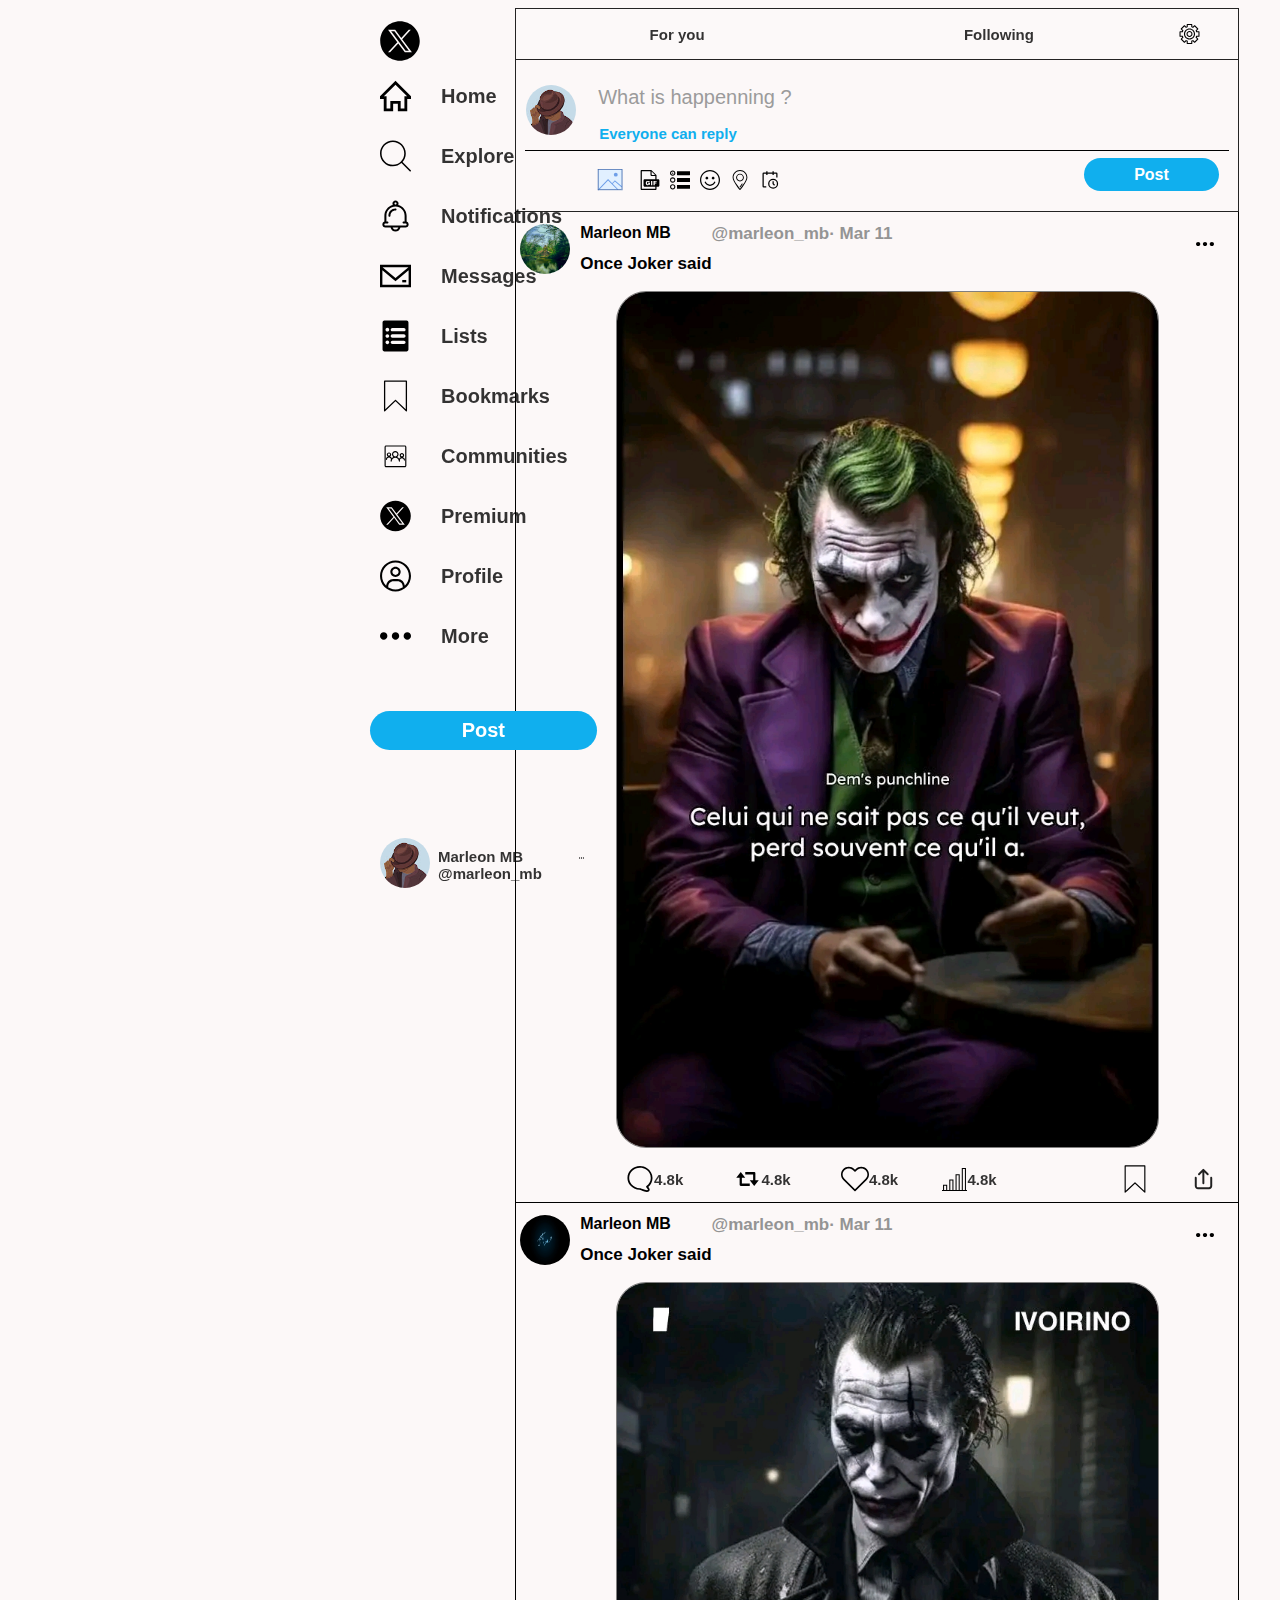
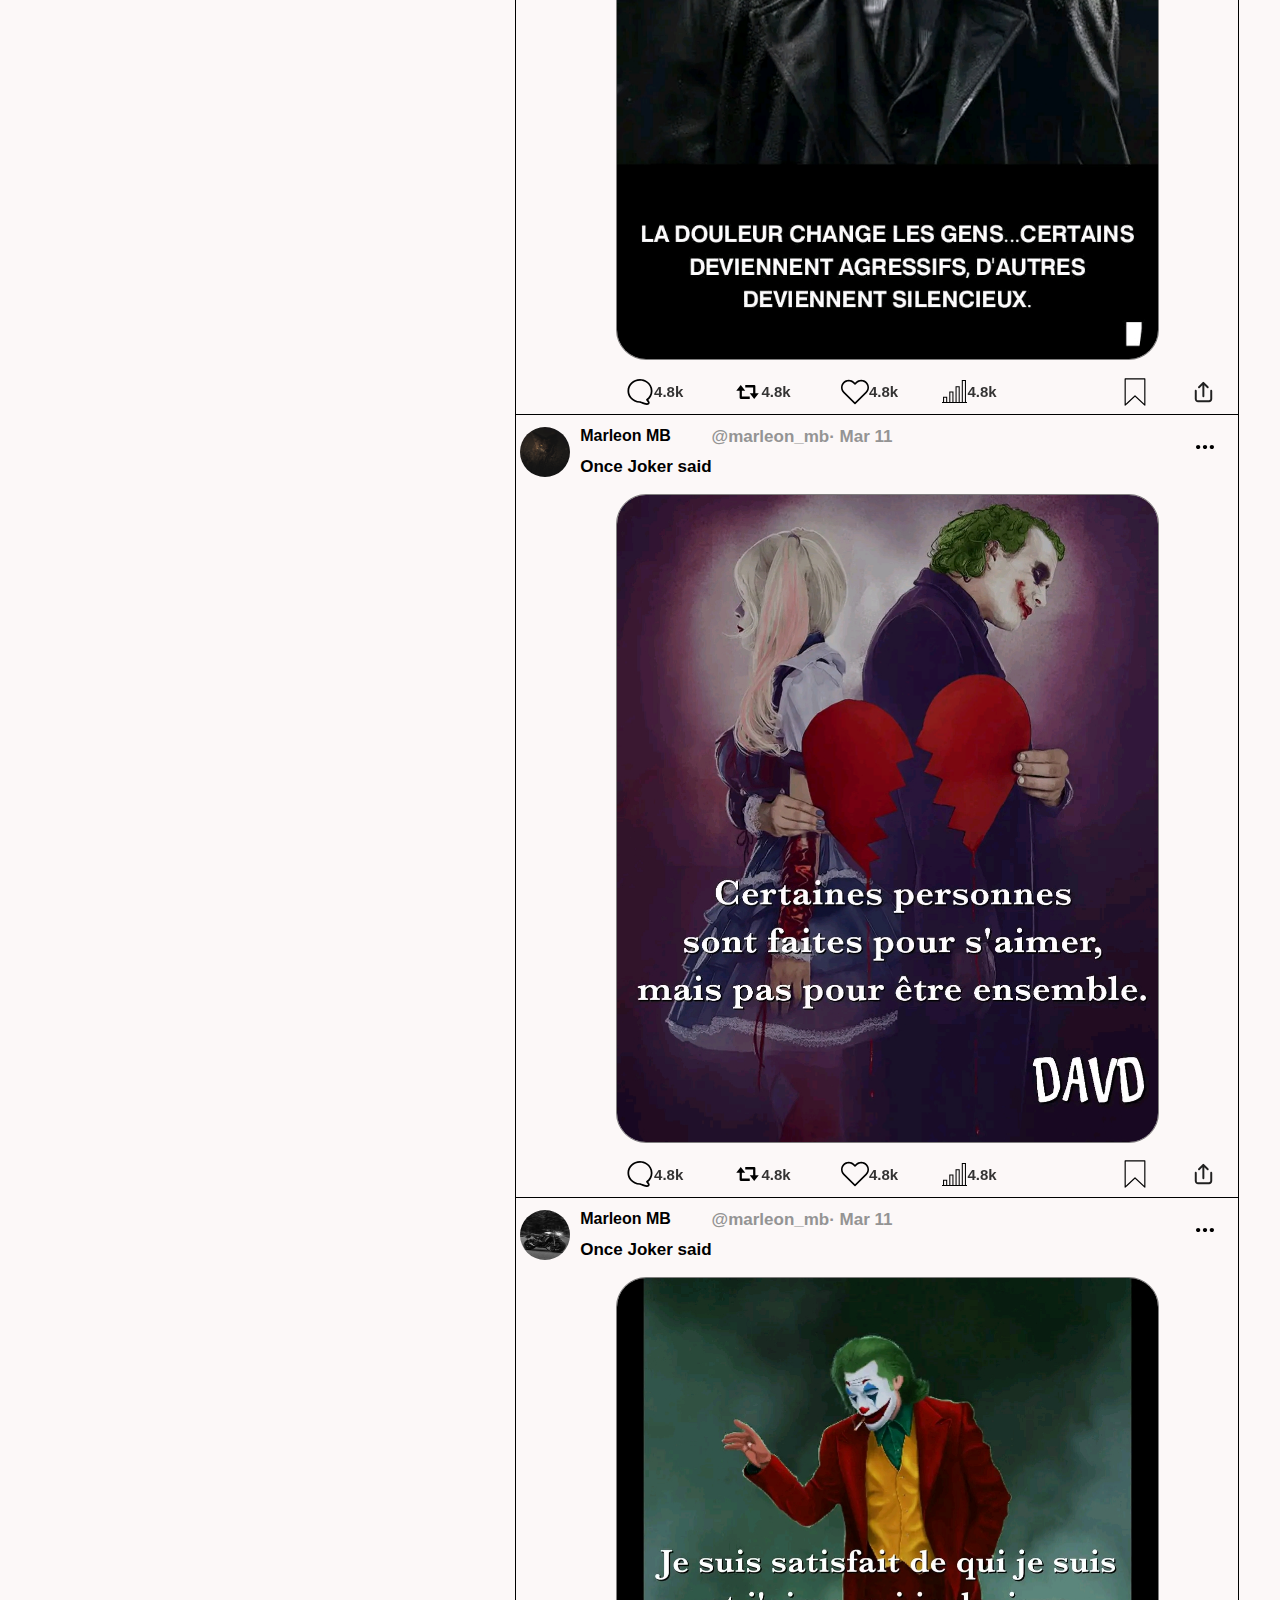
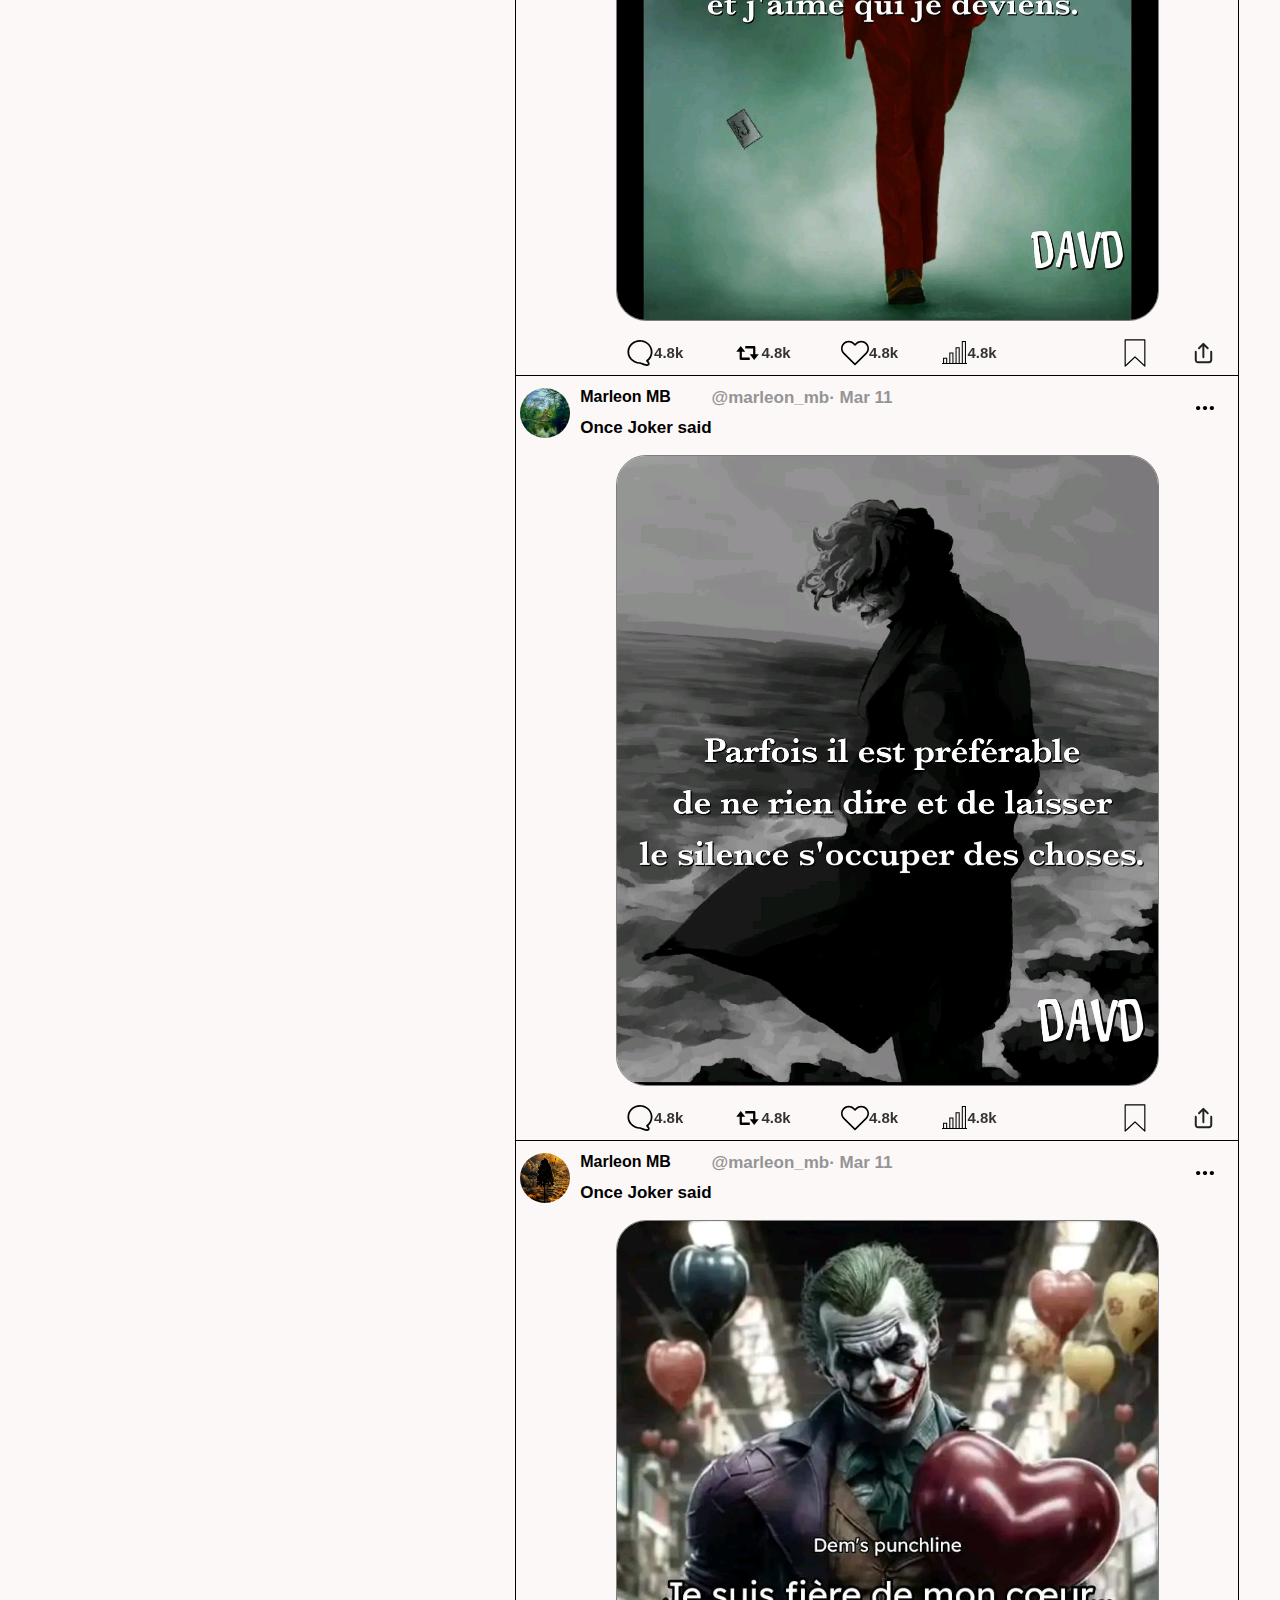
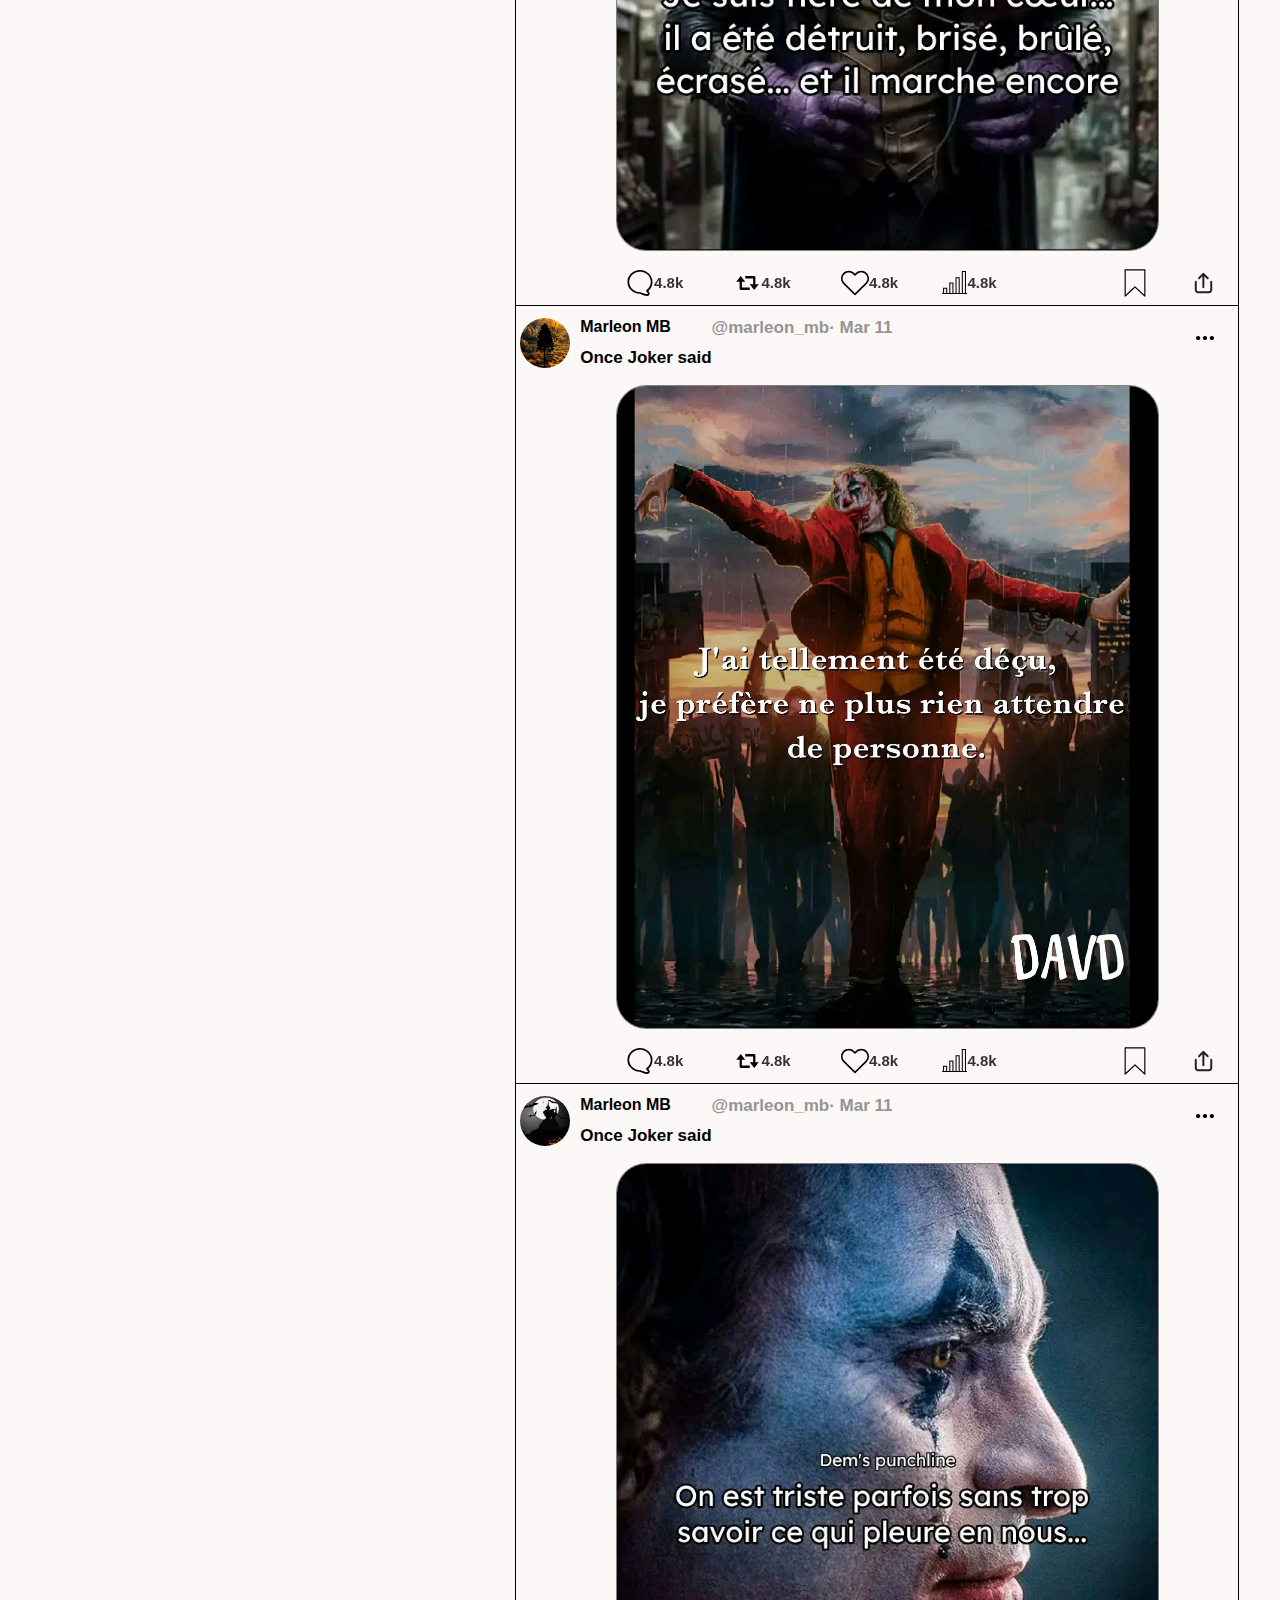
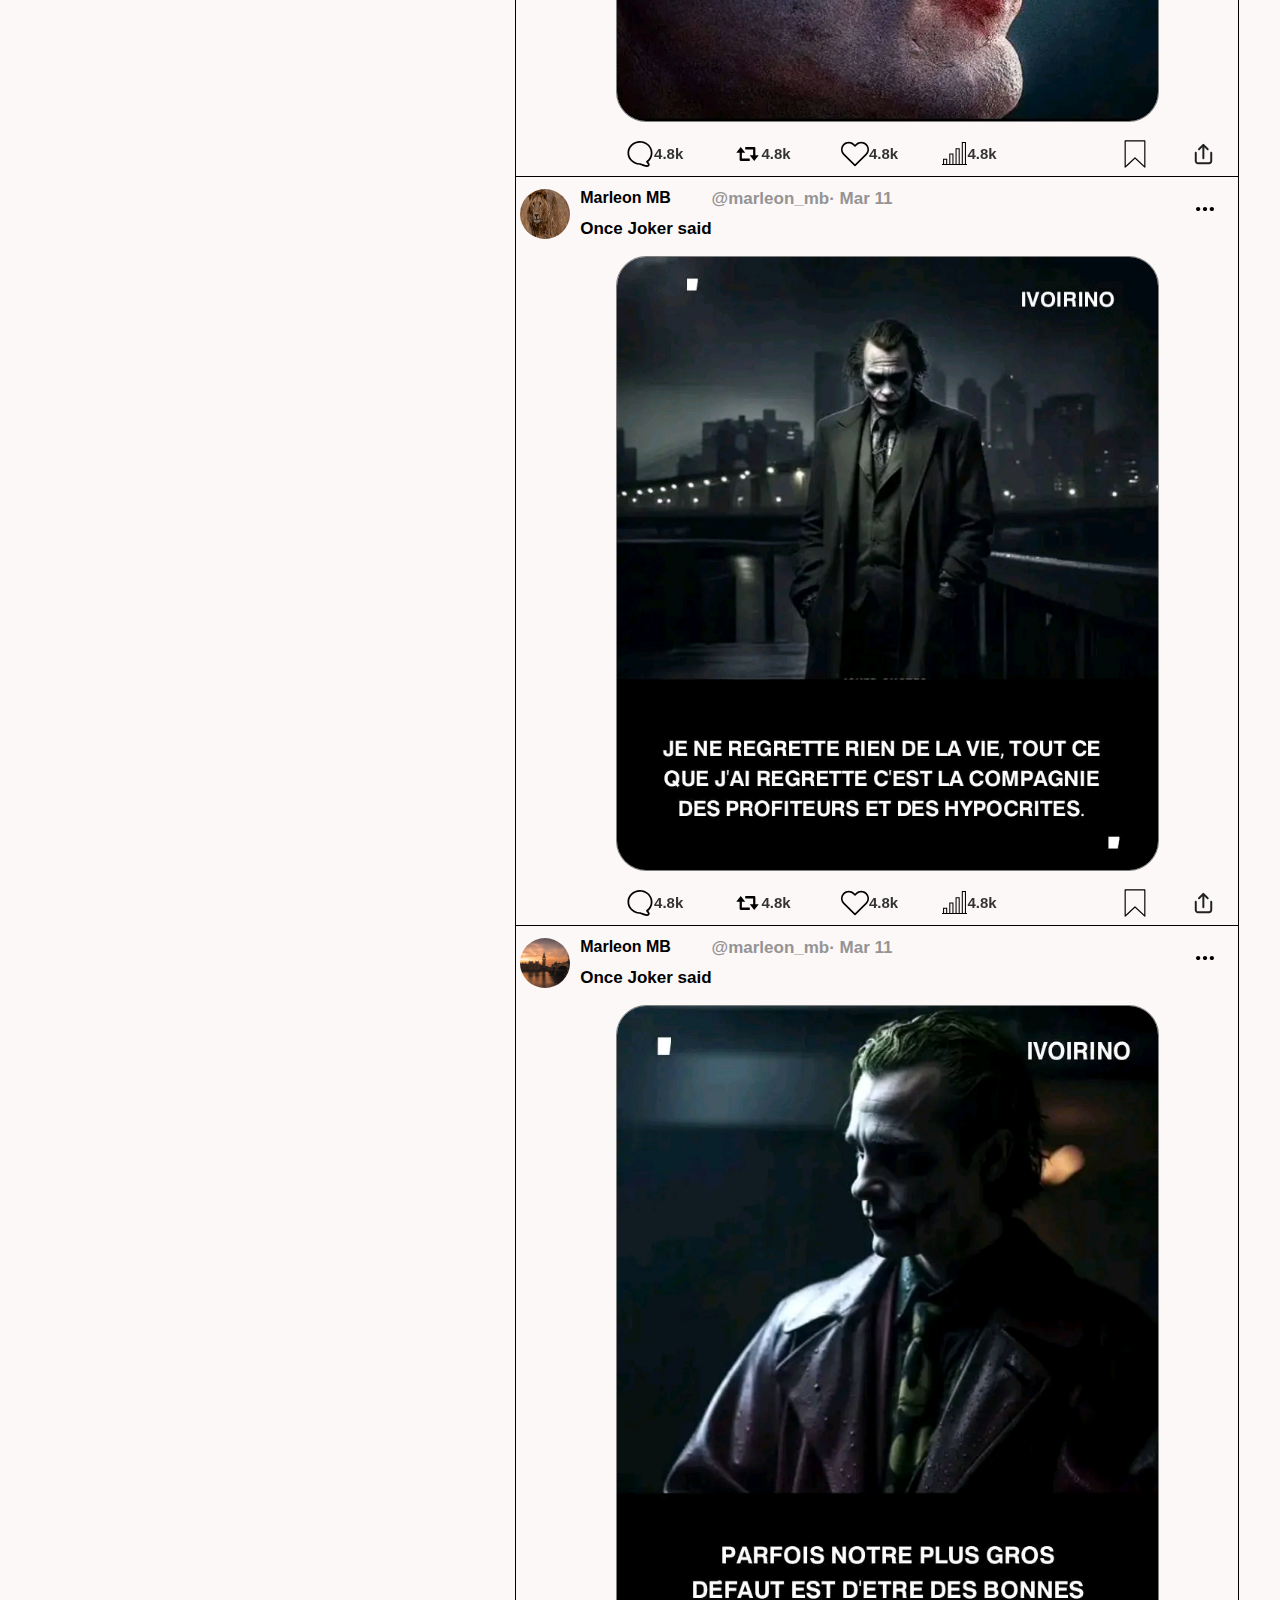
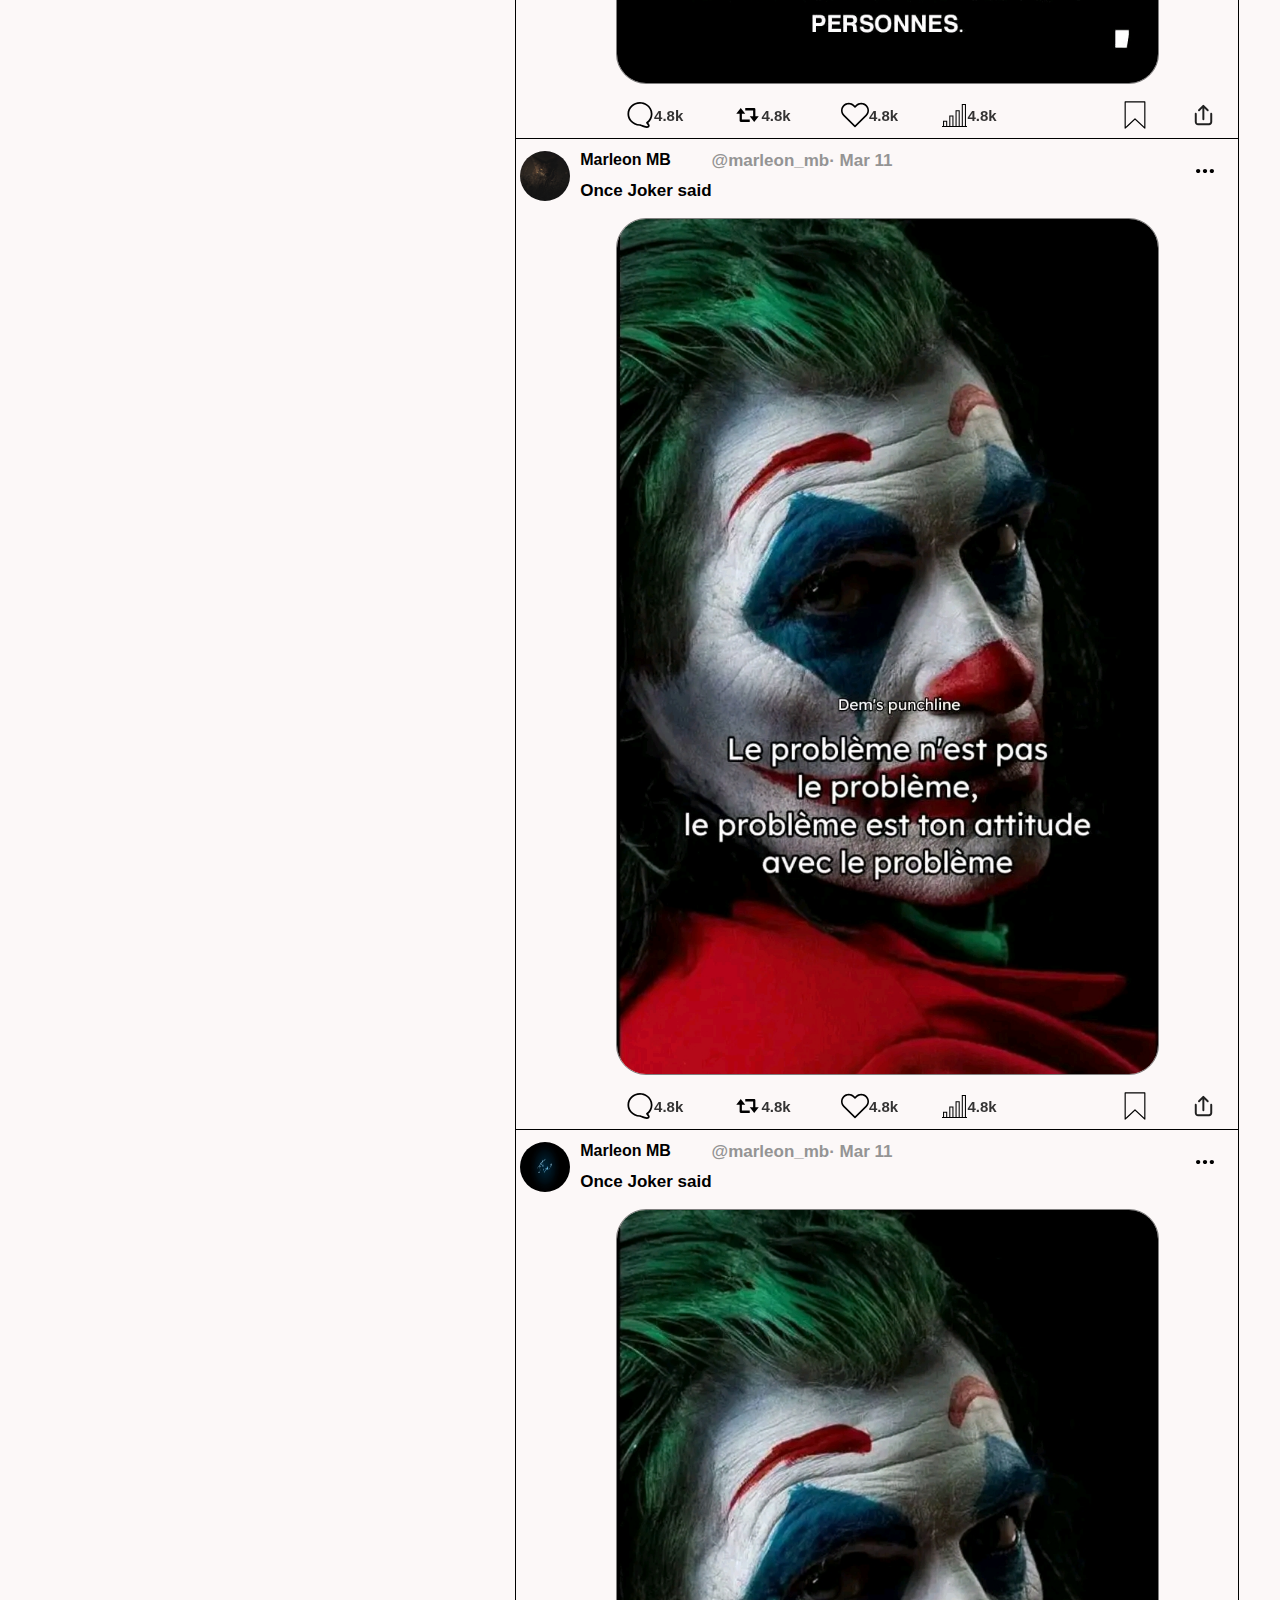
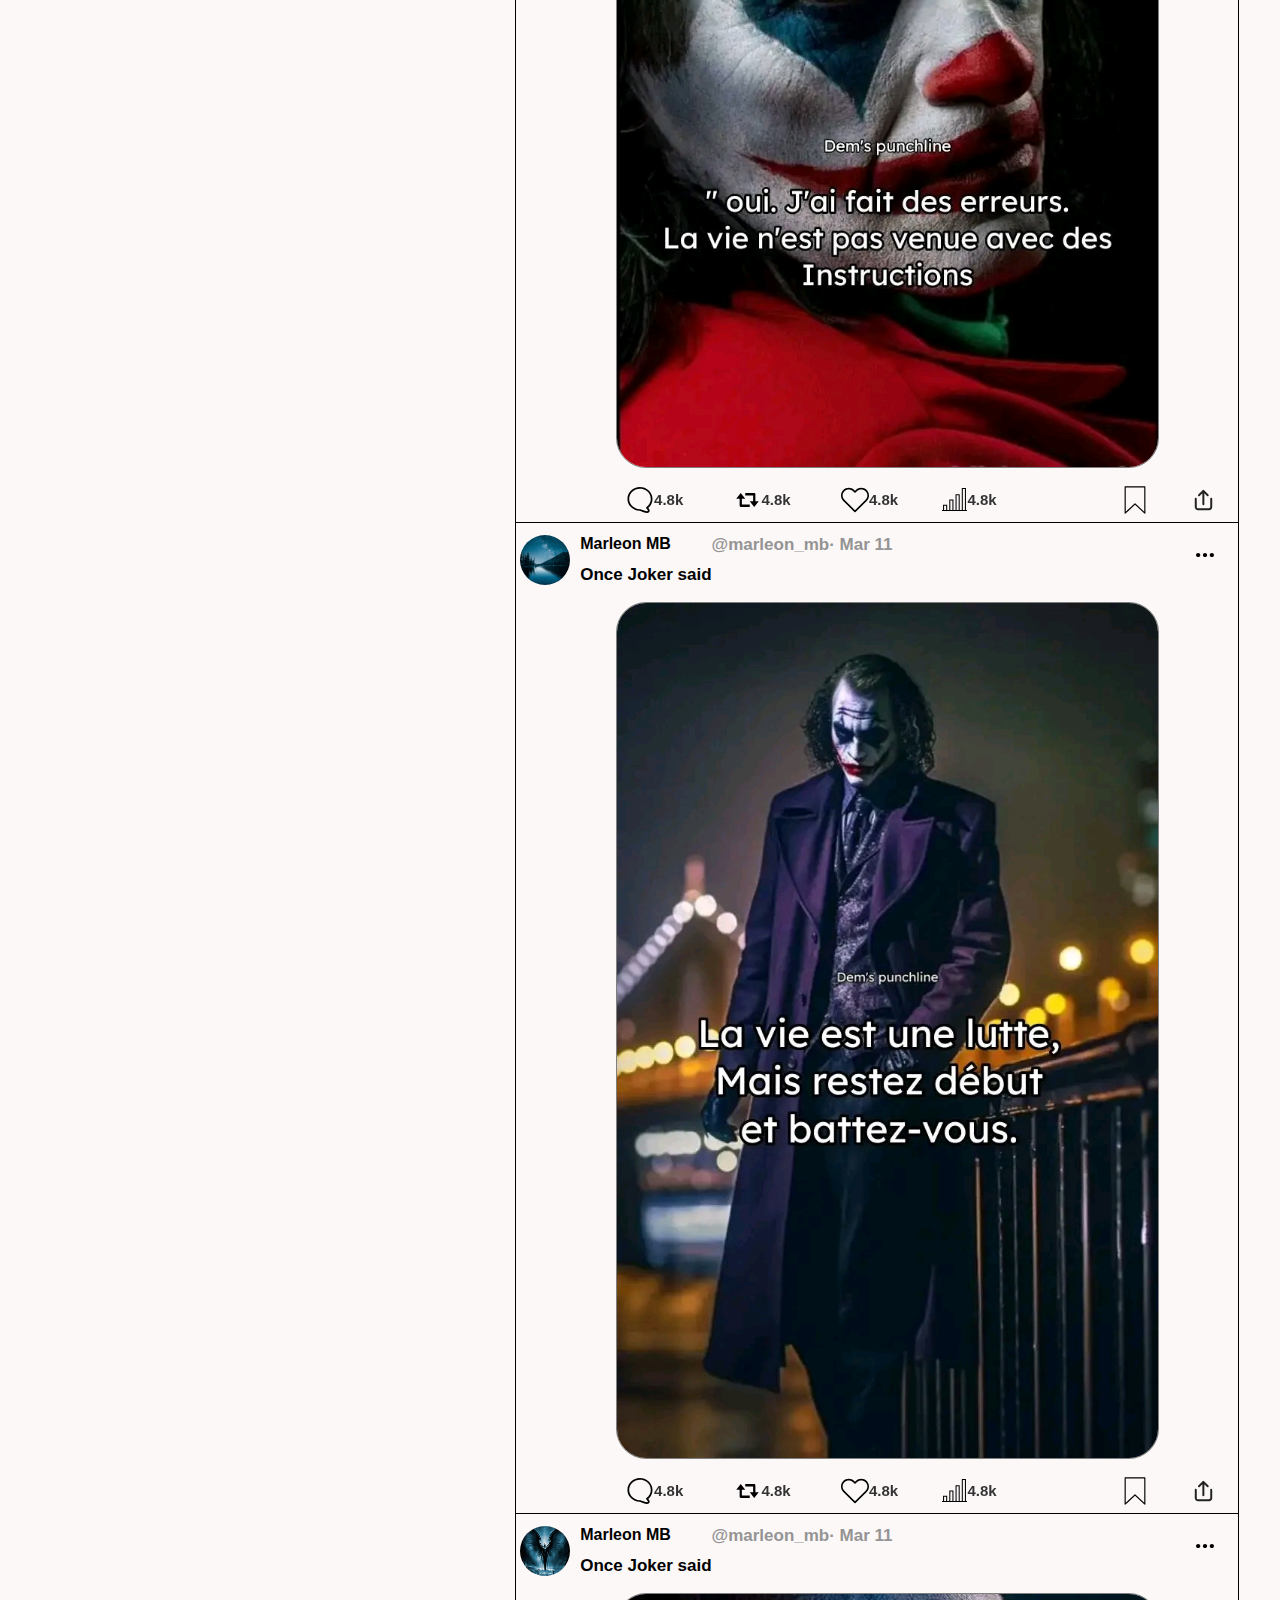
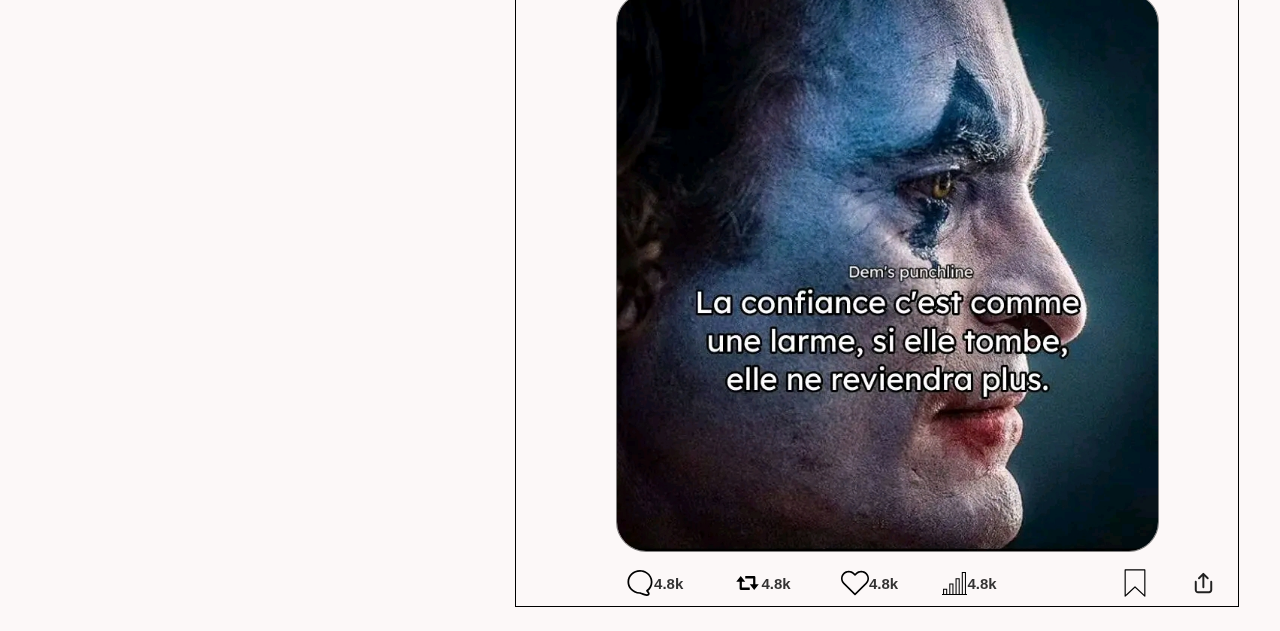
<file: index.html>
<!DOCTYPE html>
<html lang="en">
  <head>
    <meta charset="UTF-8" />
    <meta name="viewport" content="width=device-width, initial-scale=1.0" />
    <link rel="stylesheet" href="styles/general.css" />
    <link rel="stylesheet" href="styles/content.css" />
    <link rel="stylesheet" href="styles/side-bar1.css" />
    <link rel="stylesheet" href="styles/publication.css" />
    <link rel="stylesheet" href="styles/side-bar2.css" />
    <title>X Twitter</title>
  </head>
  <body>
    <!--sidebar1 section-->
    <div class="sidebar1">
      <div class="x-icon">
        <img
          src="models/side-bar 1/twitter-x-logo-black-round-20851.svg"
          alt="x-icon"
        />
      </div>
      <div class="sidebar1-content">
        <img
          src="models/side-bar 1/home-house-svgrepo-com.svg"
          alt="home-icon"
        />
        <div class="name-icon">Home</div>
      </div>
      <div class="sidebar1-content">
        <img src="models/side-bar 1/search-svgrepo-com.svg" alt="home-icon" />
        <div class="name-icon">Explore</div>
      </div>
      <div class="sidebar1-content">
        <img
          src="models/side-bar 1/notification-bell-svgrepo-com (1).svg"
          alt="home-icon"
        />
        <div class="name-icon">Notifications</div>
      </div>
      <div class="sidebar1-content">
        <img src="models/side-bar 1/message-svgrepo-com.svg" alt="home-icon" />
        <div class="name-icon">Messages</div>
      </div>
      <div class="sidebar1-content">
        <img src="models/side-bar 1/list-svgrepo-com.svg" alt="home-icon" />
        <div class="name-icon">Lists</div>
      </div>
      <div class="sidebar1-content">
        <img
          src="models/side-bar 1/small-bookmark-svgrepo-com.svg"
          alt="home-icon"
        />
        <div class="name-icon">Bookmarks</div>
      </div>
      <div class="sidebar1-content">
        <img src="models/side-bar 1/community-9.svg" alt="home-icon" />
        <div class="name-icon">Communities</div>
      </div>
      <div class="sidebar1-content">
        <img
          src="models/side-bar 1/twitter-x-logo-black-round-20851.svg"
          alt="home-icon"
        />
        <div class="name-icon">Premium</div>
      </div>
      <div class="sidebar1-content">
        <img
          src="models/side-bar 1/user-circle-svgrepo-com.svg"
          alt="home-icon"
        />
        <div class="name-icon">Profile</div>
      </div>
      <div class="sidebar1-content">
        <img src="models/side-bar 1/more-svgrepo-com.svg" alt="home-icon" />
        <div class="name-icon">More</div>
      </div>
      <button class="post-button">Post</button>
      <div class="info-user">
        <div class="user-id-container">
          <div><img src="models/content/me.jpg" alt="me" /></div>
          <div class="user-id">
            <div class="name-user">Marleon MB</div>
            <div>@marleon_mb</div>
          </div>
        </div>
        <div class="more">
          <img src="models/side-bar 1/more-svgrepo-com.svg" alt="" />
          <div class="tooltip">More</div>
        </div>
      </div>
    </div>
    <!--end side bar 1 section-->

    <!--side bar2 section-->
    <div class="side-bar2-container">
      <div class="search-section">
        <img src="models/search-svgrepo-com.svg" alt="search" />
        <input type="text" placeholder="Search" />
      </div>
      <!--follow section-->
      <div class="follow-section">
        <div class="title">Who to follow ?</div>
        <!--recommendation 1  -->
        <div class="author-id">
          <div class="profile">
            <div class="profil-photo">
              <img src="models/profil-picture/orsrc43592.png" alt="" />
            </div>
            <div class="info-channel">
              <div class="user-info">
                <div>
                  <img src="models/profil-picture/orsrc43592.png" alt="" />
                </div>
                <div class="id">
                  <div class="name">Elvis JM</div>
                  <div class="tag">@jm_elvi</div>
                </div>
                <div>Music forever</div>
                <div class="count-follow">
                  <div class="following">
                    <div class="count">110</div>
                    <div>Following</div>
                  </div>
                  <div class="followers">
                    <div class="count">820</div>
                    <div>Followers</div>
                  </div>
                </div>
              </div>
              <div><button class="follow-button">Follow</button></div>
            </div>
          </div>
          <div class="author-name">
            <div class="descript">
              <div class="name">Elvis JM</div>
              <div>@jm_elvi</div>
            </div>
            <div><button class="follow-button">Follow</button></div>
          </div>
        </div>
        <!--recommendation 2-->
        <div class="author-id">
          <div class="profile">
            <div class="profil-photo">
              <img
                src="models/profil-picture/hd_6ae61904b1dfb4743204566466fa6315.jpg"
                alt=""
              />
            </div>
            <div class="info-channel">
              <div class="user-info">
                <div>
                  <img
                    src="models/profil-picture/hd_6ae61904b1dfb4743204566466fa6315.jpg"
                    alt=""
                  />
                </div>
                <div class="id">
                  <div class="name">Enris N</div>
                  <div class="tag">@enar_r</div>
                </div>
                <div>Rape can't be replaced</div>
                <div class="count-follow">
                  <div class="following">
                    <div class="count">100</div>
                    <div>Following</div>
                  </div>
                  <div class="followers">
                    <div class="count">531</div>
                    <div>Followers</div>
                  </div>
                </div>
              </div>
              <div><button class="follow-button">Follow</button></div>
            </div>
          </div>
          <div class="author-name">
            <div class="descript">
              <div class="name">Enris N</div>
              <div>@enar_r</div>
            </div>
            <div><button class="follow-button">Follow</button></div>
          </div>
        </div>
        <!--recommendation 3-->
        <div class="author-id">
          <div class="profile">
            <div class="profil-photo">
              <img
                src="models/profil-picture/hd_7e68f1cf2245caeec69a56c0a8efcfa6.jpg"
                alt=""
              />
            </div>
            <div class="info-channel">
              <div class="user-info">
                <div>
                  <img
                    src="models/profil-picture/hd_7e68f1cf2245caeec69a56c0a8efcfa6.jpg"
                    alt=""
                  />
                </div>
                <div class="id">
                  <div class="name">Jaden L</div>
                  <div class="tag">@l_jaden</div>
                </div>
                <div>On my way to make some money</div>
                <div class="count-follow">
                  <div class="following">
                    <div class="count">100</div>
                    <div>Following</div>
                  </div>
                  <div class="followers">
                    <div class="count">531</div>
                    <div>Followers</div>
                  </div>
                </div>
              </div>
              <div><button class="follow-button">Follow</button></div>
            </div>
          </div>
          <div class="author-name">
            <div class="descript">
              <div class="name">Jaden L</div>
              <div>@l_jaden</div>
            </div>
            <div><button class="follow-button">Follow</button></div>
          </div>
        </div>
        <div class="show-more">Show more</div>
      </div>

      <!--trend section-->
      <div class="trend-section">
        <div class="title">Netherlands trends</div>
        <!--trend 1-->
        <div class="trend-container">
          <div class="trend">
            <div>1 &#183; FOotaball &#183; trending</div>
            <div class="city">&#35;avlaja</div>
            <div>3&#44; 942 posts</div>
          </div>
          <div class="more">
            <img src="models/side-bar 1/more-svgrepo-com.svg" alt="" />
            <div class="tooltip">more</div>
          </div>
        </div>
        <!--end-->
        <!--trend 2-->
        <div class="trend-container">
          <div class="trend">
            <div>2 &#183; FOotaball &#183; trending</div>
            <div class="city">&#35;astjga</div>
            <div>1&#44;350 posts</div>
          </div>
          <div class="more">
            <img src="models/side-bar 1/more-svgrepo-com.svg" alt="" />
            <div class="tooltip">more</div>
          </div>
        </div>
        <!--trend 3-->
        <div class="trend-container">
          <div class="trend">
            <div>3 &#183; FOotaball &#183; trending</div>
            <div class="city">&#35;Ajax</div>
            <div>2&#44; 596 posts</div>
          </div>
          <div class="more">
            <img src="models/side-bar 1/more-svgrepo-com.svg" alt="" />
            <div class="tooltip">more</div>
          </div>
        </div>
        <!--end-->
        <!--trend 4-->
        <div class="trend-container">
          <div class="trend">
            <div>4 &#183; Trending</div>
            <div class="city">&#35;HAPPYDAD</div>
            <div>21&#44; 450 posts</div>
          </div>
          <div class="more">
            <img src="models/side-bar 1/more-svgrepo-com.svg" alt="" />
            <div class="tooltip">more</div>
          </div>
        </div>
        <!--end-->
        <!--trend 5-->
        <div class="trend-container">
          <div class="trend">
            <div>5 &#183; Trending</div>
            <div class="city">Wilders</div>
            <div>30&#44; 920 posts</div>
          </div>
          <div class="more">
            <img src="models/side-bar 1/more-svgrepo-com.svg" alt="" />
            <div class="tooltip">more</div>
          </div>
        </div>
        <!--end-->
        <!--trend 6-->
        <div class="trend-container">
          <div class="trend">
            <div>6 &#183; Trending</div>
            <div class="city">&#35;Avlaja</div>
            <div>36&#44; 942 posts</div>
          </div>
          <div class="more">
            <img src="models/side-bar 1/more-svgrepo-com.svg" alt="" />
            <div class="tooltip">more</div>
          </div>
        </div>
        <!--trend 7-->
        <div class="trend-container">
          <div class="trend">
            <div>7 &#183; Premier League &#183; trending</div>
            <div class="city">&#35;Aston Villa</div>
            <div>38&#44; 942 posts</div>
          </div>
          <div class="more">
            <img src="models/side-bar 1/more-svgrepo-com.svg" alt="" />
            <div class="tooltip">more</div>
          </div>
        </div>
        <!--end-->
        <!--trend 8-->
        <div class="trend-container">
          <div class="trend">
            <div>8 &#183; Trending</div>
            <div class="city">&#35;Sosa</div>
            <div>29&#44; 942 posts</div>
          </div>
          <div class="more">
            <img src="models/side-bar 1/more-svgrepo-com.svg" alt="" />
            <div class="tooltip">more</div>
          </div>
        </div>
        <!--end-->
        <!--trend 9-->
        <div class="trend-container">
          <div class="trend">
            <div>8 &#183; Trending</div>
            <div class="city">Jumbo</div>
            <div>10&#44; 2k posts</div>
          </div>
          <div class="more">
            <img src="models/side-bar 1/more-svgrepo-com.svg" alt="" />
            <div class="tooltip">more</div>
          </div>
        </div>
        <!--end-->
        <!--trend 10-->
        <div class="trend-container">
          <div class="trend">
            <div>8 &#183; Trending</div>
            <div class="city">Vlees</div>
            <div>3&#44; 245 posts</div>
          </div>
          <div class="more">
            <img src="models/side-bar 1/more-svgrepo-com.svg" alt="" />
            <div class="tooltip">more</div>
          </div>
        </div>
        <!--end-->
        <div class="show-more">Show more</div>
      </div>
    </div>
    <!--end side bar 2section-->

    <!--post section-->

    <!--publication-grid section 1-->
    <div class="publication-grid">
      <!--header section-->
      <div class="header">
        <div class="recommendation">For you</div>
        <div class="following">Following</div>
        <div class="setting">
          <img src="models/content/settings-gear-svgrepo-com.svg" alt="" />
          <div class="tooltip">Time line settings</div>
        </div>
      </div>
      <!--end header section-->

      <div class="post-content-container">
        <div class="post-content">
          <div class="post-input-container">
            <div class="post-input">
              <img src="models/content/me.jpg" alt="" />
              <div class="post-input-field">
                <input type="text" placeholder="What is happenning ?" />
                <div class="everyone">Everyone can reply</div>
              </div>
            </div>

            <div class="post-input-2-container">
              <div class="picture">
                <img src="models/content/picture-svgrepo-com.svg" alt="" />
                <div class="tooltip">Upload picture</div>
              </div>
              <div class="post-input-2">
                <img src="models/content/gif-file-icon.svg" alt="" />
                <div class="tooltip">GIF</div>
              </div>
              <div class="post-input-2">
                <img src="models/content/poll-icon.svg" alt="" />
                <div class="tooltip">Poll</div>
              </div>
              <div class="post-input-2">
                <img src="models/content/smiley-svgrepo-com.svg" alt="" />
                <div class="tooltip">Emoji</div>
              </div>
              <div class="post-input-2">
                <img src="models/content/location-svgrepo-com.svg" alt="" />
                <div class="tooltip">Location</div>
              </div>
              <div class="post-input-2">
                <img
                  src="models/content/event-schedule-svgrepo-com.svg"
                  alt=""
                />
                <div class="tooltip">Event-Schedule</div>
              </div>
              <div><button class="post-button-content">Post</button></div>
            </div>
          </div>
        </div>
      </div>
      <!--end post section-->

      <div class="publication-section">
        <div class="publication-container">
          <div class="publication">
            <div class="author-id">
              <div class="profile">
                <div class="profil-photo">
                  <img
                    src="models/profil-picture/hd_cb358f96ebd4c2cdd7f7497c4a186c95.jpg"
                    alt=""
                  />
                </div>

                <!--info channel section-->
                <div class="info-channel">
                  <div class="user-info">
                    <div>
                      <img
                        src="models/profil-picture/hd_cb358f96ebd4c2cdd7f7497c4a186c95.jpg"
                        alt=""
                      />
                    </div>
                    <div class="id">
                      <div class="name">Marleon MB</div>
                      <div class="tag">@marleon_mb</div>
                    </div>
                    <div>Wisdom from around the world</div>
                    <div class="count-follow">
                      <div class="following">
                        <div class="count">100</div>
                        <div>Following</div>
                      </div>
                      <div class="followers">
                        <div class="count">531</div>
                        <div>Followers</div>
                      </div>
                    </div>
                  </div>
                  <div><button class="follow-button">Follow</button></div>
                </div>
              </div>
              <div class="author-name">
                <div class="descript">
                  <div class="name">Marleon MB</div>
                  <div class="description">Once Joker said</div>
                </div>
                <div>@marleon_mb</div>
                <div>&#183; Mar 11</div>
              </div>
              <div class="more">
                <img src="models/side-bar 1/more-svgrepo-com.svg" alt="" />
                <div class="tooltip">More</div>
              </div>
            </div>
            <div class="publication-div">
              <img src="models/publication/1694359162872.jpg" alt="" />
            </div>
          </div>

          <!--comment section-->
          <div class="comment-section">
            <div class="comment-sub-1">
              <div class="reply">
                <img
                  src="models/comment section/comment-svgrepo-com.svg"
                  alt="comment"
                />
                <div>4.8k</div>
                <div class="tooltip">Reply</div>
              </div>
              <div class="repost">
                <img
                  src="models/comment section/repost-svgrepo-com.svg"
                  alt="comment"
                />
                <div>4.8k</div>
                <div class="tooltip">Repost</div>
              </div>
              <div class="likes">
                <img
                  src="models/comment section/heart-svgrepo-com.svg"
                  alt="comment"
                />
                <div>4.8k</div>
                <div class="tooltip">Like</div>
              </div>
              <div class="views">
                <img
                  src="models/comment section/iconmonstr-bar-chart-thin.svg"
                  alt="comment"
                />
                <div>4.8k</div>
                <div class="tooltip">Views</div>
              </div>
            </div>
            <div class="comment-sub-2">
              <div class="bookmark">
                <img
                  src="models/comment section/small-bookmark-svgrepo-com.svg"
                  alt=""
                />
                <div class="tooltip">Bookmark</div>
              </div>
              <div class="share">
                <img
                  src="models/comment section/share-ios-svgrepo-com.svg"
                  alt=""
                />
                <div class="tooltip">Share</div>
              </div>
            </div>
          </div>
        </div>
      </div>

      <!--publication-grid section 2-->
      <div class="publication-section">
        <div class="publication-container">
          <div class="publication">
            <div class="author-id">
              <div class="profile">
                <div class="profil-photo">
                  <img
                    src="models/profil-picture/hd_58e80ef9161799ee1ae015ebfa45e3fd.jpg"
                    alt=""
                  />
                </div>

                <!--info channel section-->
                <div class="info-channel">
                  <div class="user-info">
                    <div>
                      <img
                        src="models/profil-picture/hd_58e80ef9161799ee1ae015ebfa45e3fd.jpg"
                        alt=""
                      />
                    </div>
                    <div class="id">
                      <div class="name">Marleon MB</div>
                      <div class="tag">@marleon_mb</div>
                    </div>
                    <div>Wisdom from around the world</div>
                    <div class="count-follow">
                      <div class="following">
                        <div class="count">100</div>
                        <div>Following</div>
                      </div>
                      <div class="followers">
                        <div class="count">531</div>
                        <div>Followers</div>
                      </div>
                    </div>
                  </div>
                  <div><button class="follow-button">Follow</button></div>
                </div>
              </div>
              <div class="author-name">
                <div class="descript">
                  <div class="name">Marleon MB</div>
                  <div class="description">Once Joker said</div>
                </div>
                <div>@marleon_mb</div>
                <div>&#183; Mar 11</div>
              </div>
              <div class="more">
                <img src="models/side-bar 1/more-svgrepo-com.svg" alt="" />
                <div class="tooltip">More</div>
              </div>
            </div>
            <div class="publication-div">
              <img src="models/publication/1692990766583.jpg" alt="" />
            </div>
          </div>

          <!--comment section-->
          <div class="comment-section">
            <div class="comment-sub-1">
              <div class="reply">
                <img
                  src="models/comment section/comment-svgrepo-com.svg"
                  alt="comment"
                />
                <div>4.8k</div>
                <div class="tooltip">Reply</div>
              </div>
              <div class="repost">
                <img
                  src="models/comment section/repost-svgrepo-com.svg"
                  alt="comment"
                />
                <div>4.8k</div>
                <div class="tooltip">Repost</div>
              </div>
              <div class="likes">
                <img
                  src="models/comment section/heart-svgrepo-com.svg"
                  alt="comment"
                />
                <div>4.8k</div>
                <div class="tooltip">Like</div>
              </div>
              <div class="views">
                <img
                  src="models/comment section/iconmonstr-bar-chart-thin.svg"
                  alt="comment"
                />
                <div>4.8k</div>
                <div class="tooltip">Views</div>
              </div>
            </div>
            <div class="comment-sub-2">
              <div class="bookmark">
                <img
                  src="models/comment section/small-bookmark-svgrepo-com.svg"
                  alt=""
                />
                <div class="tooltip">Bookmark</div>
              </div>
              <div class="share">
                <img
                  src="models/comment section/share-ios-svgrepo-com.svg"
                  alt=""
                />
                <div class="tooltip">Share</div>
              </div>
            </div>
          </div>
        </div>
      </div>

      <!--publication-grid section 3-->
      <div class="publication-section">
        <div class="publication-container">
          <div class="publication">
            <div class="author-id">
              <div class="profile">
                <div class="profil-photo">
                  <img
                    src="models/profil-picture/hd_67a88657d61fea809f214dca454904f6.jpg"
                    alt=""
                  />
                </div>

                <!--info channel section-->
                <div class="info-channel">
                  <div class="user-info">
                    <div>
                      <img
                        src="models/profil-picture/hd_67a88657d61fea809f214dca454904f6.jpg"
                        alt=""
                      />
                    </div>
                    <div class="id">
                      <div class="name">Marleon MB</div>
                      <div class="tag">@marleon_mb</div>
                    </div>
                    <div>Wisdom from around the world</div>
                    <div class="count-follow">
                      <div class="following">
                        <div class="count">100</div>
                        <div>Following</div>
                      </div>
                      <div class="followers">
                        <div class="count">531</div>
                        <div>Followers</div>
                      </div>
                    </div>
                  </div>
                  <div><button class="follow-button">Follow</button></div>
                </div>
              </div>
              <div class="author-name">
                <div class="descript">
                  <div class="name">Marleon MB</div>
                  <div class="description">Once Joker said</div>
                </div>
                <div>@marleon_mb</div>
                <div>&#183; Mar 11</div>
              </div>
              <div class="more">
                <img src="models/side-bar 1/more-svgrepo-com.svg" alt="" />
                <div class="tooltip">More</div>
              </div>
            </div>
            <div class="publication-div">
              <img src="models/publication/1693030179297.jpg" alt="" />
            </div>
          </div>

          <!--comment section-->
          <div class="comment-section">
            <div class="comment-sub-1">
              <div class="reply">
                <img
                  src="models/comment section/comment-svgrepo-com.svg"
                  alt="comment"
                />
                <div>4.8k</div>
                <div class="tooltip">Reply</div>
              </div>
              <div class="repost">
                <img
                  src="models/comment section/repost-svgrepo-com.svg"
                  alt="comment"
                />
                <div>4.8k</div>
                <div class="tooltip">Repost</div>
              </div>
              <div class="likes">
                <img
                  src="models/comment section/heart-svgrepo-com.svg"
                  alt="comment"
                />
                <div>4.8k</div>
                <div class="tooltip">Like</div>
              </div>
              <div class="views">
                <img
                  src="models/comment section/iconmonstr-bar-chart-thin.svg"
                  alt="comment"
                />
                <div>4.8k</div>
                <div class="tooltip">Views</div>
              </div>
            </div>
            <div class="comment-sub-2">
              <div class="bookmark">
                <img
                  src="models/comment section/small-bookmark-svgrepo-com.svg"
                  alt=""
                />
                <div class="tooltip">Bookmark</div>
              </div>
              <div class="share">
                <img
                  src="models/comment section/share-ios-svgrepo-com.svg"
                  alt=""
                />
                <div class="tooltip">Share</div>
              </div>
            </div>
          </div>
        </div>
      </div>

      <!--publication-grid section 4-->
      <div class="publication-section">
        <div class="publication-container">
          <div class="publication">
            <div class="author-id">
              <div class="profile">
                <div class="profil-photo">
                  <img
                    src="models/profil-picture/hd_6b28dad807964d79c967a0a62b35818b.jpg"
                    alt=""
                  />
                </div>

                <!--info channel section-->
                <div class="info-channel">
                  <div class="user-info">
                    <div>
                      <img
                        src="models/profil-picture/hd_6b28dad807964d79c967a0a62b35818b.jpg"
                        alt=""
                      />
                    </div>
                    <div class="id">
                      <div class="name">Marleon MB</div>
                      <div class="tag">@marleon_mb</div>
                    </div>
                    <div>Wisdom from around the world</div>
                    <div class="count-follow">
                      <div class="following">
                        <div class="count">100</div>
                        <div>Following</div>
                      </div>
                      <div class="followers">
                        <div class="count">531</div>
                        <div>Followers</div>
                      </div>
                    </div>
                  </div>
                  <div><button class="follow-button">Follow</button></div>
                </div>
              </div>
              <div class="author-name">
                <div class="descript">
                  <div class="name">Marleon MB</div>
                  <div class="description">Once Joker said</div>
                </div>
                <div>@marleon_mb</div>
                <div>&#183; Mar 11</div>
              </div>
              <div class="more">
                <img src="models/side-bar 1/more-svgrepo-com.svg" alt="" />
                <div class="tooltip">More</div>
              </div>
            </div>
            <div class="publication-div">
              <img src="models/publication/1693030184368.jpg" alt="" />
            </div>
          </div>

          <!--comment section-->
          <div class="comment-section">
            <div class="comment-sub-1">
              <div class="reply">
                <img
                  src="models/comment section/comment-svgrepo-com.svg"
                  alt="comment"
                />
                <div>4.8k</div>
                <div class="tooltip">Reply</div>
              </div>
              <div class="repost">
                <img
                  src="models/comment section/repost-svgrepo-com.svg"
                  alt="comment"
                />
                <div>4.8k</div>
                <div class="tooltip">Repost</div>
              </div>
              <div class="likes">
                <img
                  src="models/comment section/heart-svgrepo-com.svg"
                  alt="comment"
                />
                <div>4.8k</div>
                <div class="tooltip">Like</div>
              </div>
              <div class="views">
                <img
                  src="models/comment section/iconmonstr-bar-chart-thin.svg"
                  alt="comment"
                />
                <div>4.8k</div>
                <div class="tooltip">Views</div>
              </div>
            </div>
            <div class="comment-sub-2">
              <div class="bookmark">
                <img
                  src="models/comment section/small-bookmark-svgrepo-com.svg"
                  alt=""
                />
                <div class="tooltip">Bookmark</div>
              </div>
              <div class="share">
                <img
                  src="models/comment section/share-ios-svgrepo-com.svg"
                  alt=""
                />
                <div class="tooltip">Share</div>
              </div>
            </div>
          </div>
        </div>
      </div>

      <!--publication-grid section 5-->
      <div class="publication-section">
        <div class="publication-container">
          <div class="publication">
            <div class="author-id">
              <div class="profile">
                <div class="profil-photo">
                  <img
                    src="models/profil-picture/hd_cb358f96ebd4c2cdd7f7497c4a186c95.jpg"
                    alt=""
                  />
                </div>

                <!--info channel section-->
                <div class="info-channel">
                  <div class="user-info">
                    <div>
                      <img
                        src="models/profil-picture/hd_cb358f96ebd4c2cdd7f7497c4a186c95.jpg"
                        alt=""
                      />
                    </div>
                    <div class="id">
                      <div class="name">Marleon MB</div>
                      <div class="tag">@marleon_mb</div>
                    </div>
                    <div>Wisdom from around the world</div>
                    <div class="count-follow">
                      <div class="following">
                        <div class="count">100</div>
                        <div>Following</div>
                      </div>
                      <div class="followers">
                        <div class="count">531</div>
                        <div>Followers</div>
                      </div>
                    </div>
                  </div>
                  <div><button class="follow-button">Follow</button></div>
                </div>
              </div>
              <div class="author-name">
                <div class="descript">
                  <div class="name">Marleon MB</div>
                  <div class="description">Once Joker said</div>
                </div>
                <div>@marleon_mb</div>
                <div>&#183; Mar 11</div>
              </div>
              <div class="more">
                <img src="models/side-bar 1/more-svgrepo-com.svg" alt="" />
                <div class="tooltip">More</div>
              </div>
            </div>
            <div class="publication-div">
              <img src="models/publication/1693030195642.jpg" alt="" />
            </div>
          </div>

          <!--comment section-->
          <div class="comment-section">
            <div class="comment-sub-1">
              <div class="reply">
                <img
                  src="models/comment section/comment-svgrepo-com.svg"
                  alt="comment"
                />
                <div>4.8k</div>
                <div class="tooltip">Reply</div>
              </div>
              <div class="repost">
                <img
                  src="models/comment section/repost-svgrepo-com.svg"
                  alt="comment"
                />
                <div>4.8k</div>
                <div class="tooltip">Repost</div>
              </div>
              <div class="likes">
                <img
                  src="models/comment section/heart-svgrepo-com.svg"
                  alt="comment"
                />
                <div>4.8k</div>
                <div class="tooltip">Like</div>
              </div>
              <div class="views">
                <img
                  src="models/comment section/iconmonstr-bar-chart-thin.svg"
                  alt="comment"
                />
                <div>4.8k</div>
                <div class="tooltip">Views</div>
              </div>
            </div>
            <div class="comment-sub-2">
              <div class="bookmark">
                <img
                  src="models/comment section/small-bookmark-svgrepo-com.svg"
                  alt=""
                />
                <div class="tooltip">Bookmark</div>
              </div>
              <div class="share">
                <img
                  src="models/comment section/share-ios-svgrepo-com.svg"
                  alt=""
                />
                <div class="tooltip">Share</div>
              </div>
            </div>
          </div>
        </div>
      </div>

      <!--publication-grid section 6-->
      <div class="publication-section">
        <div class="publication-container">
          <div class="publication">
            <div class="author-id">
              <div class="profile">
                <div class="profil-photo">
                  <img
                    src="models/profil-picture/hd_7e68f1cf2245caeec69a56c0a8efcfa6.jpg"
                    alt=""
                  />
                </div>

                <!--info channel section-->
                <div class="info-channel">
                  <div class="user-info">
                    <div>
                      <img
                        src="models/profil-picture/hd_7e68f1cf2245caeec69a56c0a8efcfa6.jpg"
                        alt=""
                      />
                    </div>
                    <div class="id">
                      <div class="name">Marleon MB</div>
                      <div class="tag">@marleon_mb</div>
                    </div>
                    <div>Wisdom from around the world</div>
                    <div class="count-follow">
                      <div class="following">
                        <div class="count">100</div>
                        <div>Following</div>
                      </div>
                      <div class="followers">
                        <div class="count">531</div>
                        <div>Followers</div>
                      </div>
                    </div>
                  </div>
                  <div><button class="follow-button">Follow</button></div>
                </div>
              </div>
              <div class="author-name">
                <div class="descript">
                  <div class="name">Marleon MB</div>
                  <div class="description">Once Joker said</div>
                </div>
                <div>@marleon_mb</div>
                <div>&#183; Mar 11</div>
              </div>
              <div class="more">
                <img src="models/side-bar 1/more-svgrepo-com.svg" alt="" />
                <div class="tooltip">More</div>
              </div>
            </div>
            <div class="publication-div">
              <img src="models/publication/1693046514259.jpg" alt="" />
            </div>
          </div>

          <!--comment section-->
          <div class="comment-section">
            <div class="comment-sub-1">
              <div class="reply">
                <img
                  src="models/comment section/comment-svgrepo-com.svg"
                  alt="comment"
                />
                <div>4.8k</div>
                <div class="tooltip">Reply</div>
              </div>
              <div class="repost">
                <img
                  src="models/comment section/repost-svgrepo-com.svg"
                  alt="comment"
                />
                <div>4.8k</div>
                <div class="tooltip">Repost</div>
              </div>
              <div class="likes">
                <img
                  src="models/comment section/heart-svgrepo-com.svg"
                  alt="comment"
                />
                <div>4.8k</div>
                <div class="tooltip">Like</div>
              </div>
              <div class="views">
                <img
                  src="models/comment section/iconmonstr-bar-chart-thin.svg"
                  alt="comment"
                />
                <div>4.8k</div>
                <div class="tooltip">Views</div>
              </div>
            </div>
            <div class="comment-sub-2">
              <div class="bookmark">
                <img
                  src="models/comment section/small-bookmark-svgrepo-com.svg"
                  alt=""
                />
                <div class="tooltip">Bookmark</div>
              </div>
              <div class="share">
                <img
                  src="models/comment section/share-ios-svgrepo-com.svg"
                  alt=""
                />
                <div class="tooltip">Share</div>
              </div>
            </div>
          </div>
        </div>
      </div>

      <!--publication-grid section 7-->
      <div class="publication-section">
        <div class="publication-container">
          <div class="publication">
            <div class="author-id">
              <div class="profile">
                <div class="profil-photo">
                  <img
                    src="models/profil-picture/hd_7e68f1cf2245caeec69a56c0a8efcfa6.jpg"
                    alt=""
                  />
                </div>

                <!--info channel section-->
                <div class="info-channel">
                  <div class="user-info">
                    <div>
                      <img
                        src="models/profil-picture/hd_7e68f1cf2245caeec69a56c0a8efcfa6.jpg"
                        alt=""
                      />
                    </div>
                    <div class="id">
                      <div class="name">Marleon MB</div>
                      <div class="tag">@marleon_mb</div>
                    </div>
                    <div>Wisdom from around the world</div>
                    <div class="count-follow">
                      <div class="following">
                        <div class="count">100</div>
                        <div>Following</div>
                      </div>
                      <div class="followers">
                        <div class="count">531</div>
                        <div>Followers</div>
                      </div>
                    </div>
                  </div>
                  <div><button class="follow-button">Follow</button></div>
                </div>
              </div>
              <div class="author-name">
                <div class="descript">
                  <div class="name">Marleon MB</div>
                  <div class="description">Once Joker said</div>
                </div>
                <div>@marleon_mb</div>
                <div>&#183; Mar 11</div>
              </div>
              <div class="more">
                <img src="models/side-bar 1/more-svgrepo-com.svg" alt="" />
                <div class="tooltip">More</div>
              </div>
            </div>
            <div class="publication-div">
              <img src="models/publication/1693030216963.jpg" alt="" />
            </div>
          </div>

          <!--comment section-->
          <div class="comment-section">
            <div class="comment-sub-1">
              <div class="reply">
                <img
                  src="models/comment section/comment-svgrepo-com.svg"
                  alt="comment"
                />
                <div>4.8k</div>
                <div class="tooltip">Reply</div>
              </div>
              <div class="repost">
                <img
                  src="models/comment section/repost-svgrepo-com.svg"
                  alt="comment"
                />
                <div>4.8k</div>
                <div class="tooltip">Repost</div>
              </div>
              <div class="likes">
                <img
                  src="models/comment section/heart-svgrepo-com.svg"
                  alt="comment"
                />
                <div>4.8k</div>
                <div class="tooltip">Like</div>
              </div>
              <div class="views">
                <img
                  src="models/comment section/iconmonstr-bar-chart-thin.svg"
                  alt="comment"
                />
                <div>4.8k</div>
                <div class="tooltip">Views</div>
              </div>
            </div>
            <div class="comment-sub-2">
              <div class="bookmark">
                <img
                  src="models/comment section/small-bookmark-svgrepo-com.svg"
                  alt=""
                />
                <div class="tooltip">Bookmark</div>
              </div>
              <div class="share">
                <img
                  src="models/comment section/share-ios-svgrepo-com.svg"
                  alt=""
                />
                <div class="tooltip">Share</div>
              </div>
            </div>
          </div>
        </div>
      </div>

      <!--publication-grid section 8-->
      <div class="publication-section">
        <div class="publication-container">
          <div class="publication">
            <div class="author-id">
              <div class="profile">
                <div class="profil-photo">
                  <img
                    src="models/profil-picture/hd_5b51d8cc65d1ecd853c7b54eb74ba1a1.jpg"
                    alt=""
                  />
                </div>

                <!--info channel section-->
                <div class="info-channel">
                  <div class="user-info">
                    <div>
                      <img
                        src="models/profil-picture/hd_5b51d8cc65d1ecd853c7b54eb74ba1a1.jpg"
                        alt=""
                      />
                    </div>
                    <div class="id">
                      <div class="name">Marleon MB</div>
                      <div class="tag">@marleon_mb</div>
                    </div>
                    <div>Wisdom from around the world</div>
                    <div class="count-follow">
                      <div class="following">
                        <div class="count">100</div>
                        <div>Following</div>
                      </div>
                      <div class="followers">
                        <div class="count">531</div>
                        <div>Followers</div>
                      </div>
                    </div>
                  </div>
                  <div><button class="follow-button">Follow</button></div>
                </div>
              </div>
              <div class="author-name">
                <div class="descript">
                  <div class="name">Marleon MB</div>
                  <div class="description">Once Joker said</div>
                </div>
                <div>@marleon_mb</div>
                <div>&#183; Mar 11</div>
              </div>
              <div class="more">
                <img src="models/side-bar 1/more-svgrepo-com.svg" alt="" />
                <div class="tooltip">More</div>
              </div>
            </div>
            <div class="publication-div">
              <img src="models/publication/1693047083150.jpg" alt="" />
            </div>
          </div>

          <!--comment section-->
          <div class="comment-section">
            <div class="comment-sub-1">
              <div class="reply">
                <img
                  src="models/comment section/comment-svgrepo-com.svg"
                  alt="comment"
                />
                <div>4.8k</div>
                <div class="tooltip">Reply</div>
              </div>
              <div class="repost">
                <img
                  src="models/comment section/repost-svgrepo-com.svg"
                  alt="comment"
                />
                <div>4.8k</div>
                <div class="tooltip">Repost</div>
              </div>
              <div class="likes">
                <img
                  src="models/comment section/heart-svgrepo-com.svg"
                  alt="comment"
                />
                <div>4.8k</div>
                <div class="tooltip">Like</div>
              </div>
              <div class="views">
                <img
                  src="models/comment section/iconmonstr-bar-chart-thin.svg"
                  alt="comment"
                />
                <div>4.8k</div>
                <div class="tooltip">Views</div>
              </div>
            </div>
            <div class="comment-sub-2">
              <div class="bookmark">
                <img
                  src="models/comment section/small-bookmark-svgrepo-com.svg"
                  alt=""
                />
                <div class="tooltip">Bookmark</div>
              </div>
              <div class="share">
                <img
                  src="models/comment section/share-ios-svgrepo-com.svg"
                  alt=""
                />
                <div class="tooltip">Share</div>
              </div>
            </div>
          </div>
        </div>
      </div>

      <!--publication-grid section 9-->
      <div class="publication-section">
        <div class="publication-container">
          <div class="publication">
            <div class="author-id">
              <div class="profile">
                <div class="profil-photo">
                  <img
                    src="models/profil-picture/hd_eb27a54ba8d6c2e948f49bb0334f17e4.jpg"
                    alt=""
                  />
                </div>

                <!--info channel section-->
                <div class="info-channel">
                  <div class="user-info">
                    <div>
                      <img
                        src="models/profil-picture/hd_eb27a54ba8d6c2e948f49bb0334f17e4.jpg"
                        alt=""
                      />
                    </div>
                    <div class="id">
                      <div class="name">Marleon MB</div>
                      <div class="tag">@marleon_mb</div>
                    </div>
                    <div>Wisdom from around the world</div>
                    <div class="count-follow">
                      <div class="following">
                        <div class="count">100</div>
                        <div>Following</div>
                      </div>
                      <div class="followers">
                        <div class="count">531</div>
                        <div>Followers</div>
                      </div>
                    </div>
                  </div>
                  <div><button class="follow-button">Follow</button></div>
                </div>
              </div>
              <div class="author-name">
                <div class="descript">
                  <div class="name">Marleon MB</div>
                  <div class="description">Once Joker said</div>
                </div>
                <div>@marleon_mb</div>
                <div>&#183; Mar 11</div>
              </div>
              <div class="more">
                <img src="models/side-bar 1/more-svgrepo-com.svg" alt="" />
                <div class="tooltip">More</div>
              </div>
            </div>
            <div class="publication-div">
              <img src="models/publication/1693070997015.jpg" alt="" />
            </div>
          </div>

          <!--comment section-->
          <div class="comment-section">
            <div class="comment-sub-1">
              <div class="reply">
                <img
                  src="models/comment section/comment-svgrepo-com.svg"
                  alt="comment"
                />
                <div>4.8k</div>
                <div class="tooltip">Reply</div>
              </div>
              <div class="repost">
                <img
                  src="models/comment section/repost-svgrepo-com.svg"
                  alt="comment"
                />
                <div>4.8k</div>
                <div class="tooltip">Repost</div>
              </div>
              <div class="likes">
                <img
                  src="models/comment section/heart-svgrepo-com.svg"
                  alt="comment"
                />
                <div>4.8k</div>
                <div class="tooltip">Like</div>
              </div>
              <div class="views">
                <img
                  src="models/comment section/iconmonstr-bar-chart-thin.svg"
                  alt="comment"
                />
                <div>4.8k</div>
                <div class="tooltip">Views</div>
              </div>
            </div>
            <div class="comment-sub-2">
              <div class="bookmark">
                <img
                  src="models/comment section/small-bookmark-svgrepo-com.svg"
                  alt=""
                />
                <div class="tooltip">Bookmark</div>
              </div>
              <div class="share">
                <img
                  src="models/comment section/share-ios-svgrepo-com.svg"
                  alt=""
                />
                <div class="tooltip">Share</div>
              </div>
            </div>
          </div>
        </div>
      </div>

      <!--publication-grid section 10-->
      <div class="publication-section">
        <div class="publication-container">
          <div class="publication">
            <div class="author-id">
              <div class="profile">
                <div class="profil-photo">
                  <img
                    src="models/profil-picture/hd_6ae61904b1dfb4743204566466fa6315.jpg"
                    alt=""
                  />
                </div>

                <!--info channel section-->
                <div class="info-channel">
                  <div class="user-info">
                    <div>
                      <img
                        src="models/profil-picture/hd_6ae61904b1dfb4743204566466fa6315.jpg"
                        alt=""
                      />
                    </div>
                    <div class="id">
                      <div class="name">Marleon MB</div>
                      <div class="tag">@marleon_mb</div>
                    </div>
                    <div>Wisdom from around the world</div>
                    <div class="count-follow">
                      <div class="following">
                        <div class="count">100</div>
                        <div>Following</div>
                      </div>
                      <div class="followers">
                        <div class="count">531</div>
                        <div>Followers</div>
                      </div>
                    </div>
                  </div>
                  <div><button class="follow-button">Follow</button></div>
                </div>
              </div>
              <div class="author-name">
                <div class="descript">
                  <div class="name">Marleon MB</div>
                  <div class="description">Once Joker said</div>
                </div>
                <div>@marleon_mb</div>
                <div>&#183; Mar 11</div>
              </div>
              <div class="more">
                <img src="models/side-bar 1/more-svgrepo-com.svg" alt="" />
                <div class="tooltip">More</div>
              </div>
            </div>
            <div class="publication-div">
              <img src="models/publication/1693074993868.jpg" alt="" />
            </div>
          </div>

          <!--comment section-->
          <div class="comment-section">
            <div class="comment-sub-1">
              <div class="reply">
                <img
                  src="models/comment section/comment-svgrepo-com.svg"
                  alt="comment"
                />
                <div>4.8k</div>
                <div class="tooltip">Reply</div>
              </div>
              <div class="repost">
                <img
                  src="models/comment section/repost-svgrepo-com.svg"
                  alt="comment"
                />
                <div>4.8k</div>
                <div class="tooltip">Repost</div>
              </div>
              <div class="likes">
                <img
                  src="models/comment section/heart-svgrepo-com.svg"
                  alt="comment"
                />
                <div>4.8k</div>
                <div class="tooltip">Like</div>
              </div>
              <div class="views">
                <img
                  src="models/comment section/iconmonstr-bar-chart-thin.svg"
                  alt="comment"
                />
                <div>4.8k</div>
                <div class="tooltip">Views</div>
              </div>
            </div>
            <div class="comment-sub-2">
              <div class="bookmark">
                <img
                  src="models/comment section/small-bookmark-svgrepo-com.svg"
                  alt=""
                />
                <div class="tooltip">Bookmark</div>
              </div>
              <div class="share">
                <img
                  src="models/comment section/share-ios-svgrepo-com.svg"
                  alt=""
                />
                <div class="tooltip">Share</div>
              </div>
            </div>
          </div>
        </div>
      </div>

      <!--publication-grid section 11-->
      <div class="publication-section">
        <div class="publication-container">
          <div class="publication">
            <div class="author-id">
              <div class="profile">
                <div class="profil-photo">
                  <img
                    src="models/profil-picture/hd_67a88657d61fea809f214dca454904f6.jpg"
                    alt=""
                  />
                </div>

                <!--info channel section-->
                <div class="info-channel">
                  <div class="user-info">
                    <div>
                      <img
                        src="models/profil-picture/hd_67a88657d61fea809f214dca454904f6.jpg"
                        alt=""
                      />
                    </div>
                    <div class="id">
                      <div class="name">Marleon MB</div>
                      <div class="tag">@marleon_mb</div>
                    </div>
                    <div>Wisdom from around the world</div>
                    <div class="count-follow">
                      <div class="following">
                        <div class="count">100</div>
                        <div>Following</div>
                      </div>
                      <div class="followers">
                        <div class="count">531</div>
                        <div>Followers</div>
                      </div>
                    </div>
                  </div>
                  <div><button class="follow-button">Follow</button></div>
                </div>
              </div>
              <div class="author-name">
                <div class="descript">
                  <div class="name">Marleon MB</div>
                  <div class="description">Once Joker said</div>
                </div>
                <div>@marleon_mb</div>
                <div>&#183; Mar 11</div>
              </div>
              <div class="more">
                <img src="models/side-bar 1/more-svgrepo-com.svg" alt="" />
                <div class="tooltip">More</div>
              </div>
            </div>
            <div class="publication-div">
              <img src="models/publication/1694203478047.jpg" alt="" />
            </div>
          </div>

          <!--comment section-->
          <div class="comment-section">
            <div class="comment-sub-1">
              <div class="reply">
                <img
                  src="models/comment section/comment-svgrepo-com.svg"
                  alt="comment"
                />
                <div>4.8k</div>
                <div class="tooltip">Reply</div>
              </div>
              <div class="repost">
                <img
                  src="models/comment section/repost-svgrepo-com.svg"
                  alt="comment"
                />
                <div>4.8k</div>
                <div class="tooltip">Repost</div>
              </div>
              <div class="likes">
                <img
                  src="models/comment section/heart-svgrepo-com.svg"
                  alt="comment"
                />
                <div>4.8k</div>
                <div class="tooltip">Like</div>
              </div>
              <div class="views">
                <img
                  src="models/comment section/iconmonstr-bar-chart-thin.svg"
                  alt="comment"
                />
                <div>4.8k</div>
                <div class="tooltip">Views</div>
              </div>
            </div>
            <div class="comment-sub-2">
              <div class="bookmark">
                <img
                  src="models/comment section/small-bookmark-svgrepo-com.svg"
                  alt=""
                />
                <div class="tooltip">Bookmark</div>
              </div>
              <div class="share">
                <img
                  src="models/comment section/share-ios-svgrepo-com.svg"
                  alt=""
                />
                <div class="tooltip">Share</div>
              </div>
            </div>
          </div>
        </div>
      </div>

      <!--publication-grid section 12-->
      <div class="publication-section">
        <div class="publication-container">
          <div class="publication">
            <div class="author-id">
              <div class="profile">
                <div class="profil-photo">
                  <img
                    src="models/profil-picture/hd_58e80ef9161799ee1ae015ebfa45e3fd.jpg"
                    alt=""
                  />
                </div>

                <!--info channel section-->
                <div class="info-channel">
                  <div class="user-info">
                    <div>
                      <img
                        src="models/profil-picture/hd_58e80ef9161799ee1ae015ebfa45e3fd.jpg"
                        alt=""
                      />
                    </div>
                    <div class="id">
                      <div class="name">Marleon MB</div>
                      <div class="tag">@marleon_mb</div>
                    </div>
                    <div>Wisdom from around the world</div>
                    <div class="count-follow">
                      <div class="following">
                        <div class="count">100</div>
                        <div>Following</div>
                      </div>
                      <div class="followers">
                        <div class="count">531</div>
                        <div>Followers</div>
                      </div>
                    </div>
                  </div>
                  <div><button class="follow-button">Follow</button></div>
                </div>
              </div>
              <div class="author-name">
                <div class="descript">
                  <div class="name">Marleon MB</div>
                  <div class="description">Once Joker said</div>
                </div>
                <div>@marleon_mb</div>
                <div>&#183; Mar 11</div>
              </div>
              <div class="more">
                <img src="models/side-bar 1/more-svgrepo-com.svg" alt="" />
                <div class="tooltip">More</div>
              </div>
            </div>
            <div class="publication-div">
              <img src="models/publication/1693134029387.jpg" alt="" />
            </div>
          </div>

          <!--comment section-->
          <div class="comment-section">
            <div class="comment-sub-1">
              <div class="reply">
                <img
                  src="models/comment section/comment-svgrepo-com.svg"
                  alt="comment"
                />
                <div>4.8k</div>
                <div class="tooltip">Reply</div>
              </div>
              <div class="repost">
                <img
                  src="models/comment section/repost-svgrepo-com.svg"
                  alt="comment"
                />
                <div>4.8k</div>
                <div class="tooltip">Repost</div>
              </div>
              <div class="likes">
                <img
                  src="models/comment section/heart-svgrepo-com.svg"
                  alt="comment"
                />
                <div>4.8k</div>
                <div class="tooltip">Like</div>
              </div>
              <div class="views">
                <img
                  src="models/comment section/iconmonstr-bar-chart-thin.svg"
                  alt="comment"
                />
                <div>4.8k</div>
                <div class="tooltip">Views</div>
              </div>
            </div>
            <div class="comment-sub-2">
              <div class="bookmark">
                <img
                  src="models/comment section/small-bookmark-svgrepo-com.svg"
                  alt=""
                />
                <div class="tooltip">Bookmark</div>
              </div>
              <div class="share">
                <img
                  src="models/comment section/share-ios-svgrepo-com.svg"
                  alt=""
                />
                <div class="tooltip">Share</div>
              </div>
            </div>
          </div>
        </div>
      </div>

      <!--publication-grid section 13-->
      <div class="publication-section">
        <div class="publication-container">
          <div class="publication">
            <div class="author-id">
              <div class="profile">
                <div class="profil-photo">
                  <img
                    src="models/profil-picture/hd_365801ae6f0115ca617063bac649350b.jpg"
                    alt=""
                  />
                </div>

                <!--info channel section-->
                <div class="info-channel">
                  <div class="user-info">
                    <div>
                      <img
                        src="models/profil-picture/hd_365801ae6f0115ca617063bac649350b.jpg"
                        alt=""
                      />
                    </div>
                    <div class="id">
                      <div class="name">Marleon MB</div>
                      <div class="tag">@marleon_mb</div>
                    </div>
                    <div>Wisdom from around the world</div>
                    <div class="count-follow">
                      <div class="following">
                        <div class="count">100</div>
                        <div>Following</div>
                      </div>
                      <div class="followers">
                        <div class="count">531</div>
                        <div>Followers</div>
                      </div>
                    </div>
                  </div>
                  <div><button class="follow-button">Follow</button></div>
                </div>
              </div>
              <div class="author-name">
                <div class="descript">
                  <div class="name">Marleon MB</div>
                  <div class="description">Once Joker said</div>
                </div>
                <div>@marleon_mb</div>
                <div>&#183; Mar 11</div>
              </div>
              <div class="more">
                <img src="models/side-bar 1/more-svgrepo-com.svg" alt="" />
                <div class="tooltip">More</div>
              </div>
            </div>
            <div class="publication-div">
              <img src="models/publication/1694203455000.jpg" alt="" />
            </div>
          </div>

          <!--comment section-->
          <div class="comment-section">
            <div class="comment-sub-1">
              <div class="reply">
                <img
                  src="models/comment section/comment-svgrepo-com.svg"
                  alt="comment"
                />
                <div>4.8k</div>
                <div class="tooltip">Reply</div>
              </div>
              <div class="repost">
                <img
                  src="models/comment section/repost-svgrepo-com.svg"
                  alt="comment"
                />
                <div>4.8k</div>
                <div class="tooltip">Repost</div>
              </div>
              <div class="likes">
                <img
                  src="models/comment section/heart-svgrepo-com.svg"
                  alt="comment"
                />
                <div>4.8k</div>
                <div class="tooltip">Like</div>
              </div>
              <div class="views">
                <img
                  src="models/comment section/iconmonstr-bar-chart-thin.svg"
                  alt="comment"
                />
                <div>4.8k</div>
                <div class="tooltip">Views</div>
              </div>
            </div>
            <div class="comment-sub-2">
              <div class="bookmark">
                <img
                  src="models/comment section/small-bookmark-svgrepo-com.svg"
                  alt=""
                />
                <div class="tooltip">Bookmark</div>
              </div>
              <div class="share">
                <img
                  src="models/comment section/share-ios-svgrepo-com.svg"
                  alt=""
                />
                <div class="tooltip">Share</div>
              </div>
            </div>
          </div>
        </div>
      </div>

      <!--publication-grid section 14-->
      <div class="publication-section">
        <div class="publication-container">
          <div class="publication">
            <div class="author-id">
              <div class="profile">
                <div class="profil-photo">
                  <img
                    src="models/profil-picture/hd_3259912f8edcf18a13f51153f3a95ce8.jpg"
                    alt=""
                  />
                </div>

                <!--info channel section-->
                <div class="info-channel">
                  <div class="user-info">
                    <div>
                      <img
                        src="models/profil-picture/hd_3259912f8edcf18a13f51153f3a95ce8.jpg"
                        alt=""
                      />
                    </div>
                    <div class="id">
                      <div class="name">Marleon MB</div>
                      <div class="tag">@marleon_mb</div>
                    </div>
                    <div>Wisdom from around the world</div>
                    <div class="count-follow">
                      <div class="following">
                        <div class="count">100</div>
                        <div>Following</div>
                      </div>
                      <div class="followers">
                        <div class="count">531</div>
                        <div>Followers</div>
                      </div>
                    </div>
                  </div>
                  <div><button class="follow-button">Follow</button></div>
                </div>
              </div>
              <div class="author-name">
                <div class="descript">
                  <div class="name">Marleon MB</div>
                  <div class="description">Once Joker said</div>
                </div>
                <div>@marleon_mb</div>
                <div>&#183; Mar 11</div>
              </div>
              <div class="more">
                <img src="models/side-bar 1/more-svgrepo-com.svg" alt="" />
                <div class="tooltip">More</div>
              </div>
            </div>
            <div class="publication-div">
              <img src="models/publication/1694203463764.jpg" alt="" />
            </div>
          </div>

          <!--comment section-->
          <div class="comment-section">
            <div class="comment-sub-1">
              <div class="reply">
                <img
                  src="models/comment section/comment-svgrepo-com.svg"
                  alt="comment"
                />
                <div>4.8k</div>
                <div class="tooltip">Reply</div>
              </div>
              <div class="repost">
                <img
                  src="models/comment section/repost-svgrepo-com.svg"
                  alt="comment"
                />
                <div>4.8k</div>
                <div class="tooltip">Repost</div>
              </div>
              <div class="likes">
                <img
                  src="models/comment section/heart-svgrepo-com.svg"
                  alt="comment"
                />
                <div>4.8k</div>
                <div class="tooltip">Like</div>
              </div>
              <div class="views">
                <img
                  src="models/comment section/iconmonstr-bar-chart-thin.svg"
                  alt="comment"
                />
                <div>4.8k</div>
                <div class="tooltip">Views</div>
              </div>
            </div>
            <div class="comment-sub-2">
              <div class="bookmark">
                <img
                  src="models/comment section/small-bookmark-svgrepo-com.svg"
                  alt=""
                />
                <div class="tooltip">Bookmark</div>
              </div>
              <div class="share">
                <img
                  src="models/comment section/share-ios-svgrepo-com.svg"
                  alt=""
                />
                <div class="tooltip">Share</div>
              </div>
            </div>
          </div>
        </div>
      </div>
    </div>
  </body>
</html>
</file>
<file: styles/general.css>
body {
  position: relative;
  color: rgba(0, 0, 0, 0.8);
  background-color: rgb(252, 248, 248);
}

body .tooltip {
  pointer-events: none;
  transition: opacity 1s;
}

input:focus {
  outline-width: 0;
}

input::placeholder {
  color: rgb(155, 155, 155);
}

@media only screen and (min-width: 952px) {
  body {
    padding-left: 500px;
  }

  .sidebar1 {
    position: fixed;
    top: 1px;
    bottom: 0;
    left: 350px;
    margin-right: 10px;
  }

  .publication-grid {
    width: 718px;
    margin-left: 10px;
  }
  .comment-section {
    font-size: 15px;
    align-items: center;
  }

  .post-input input {
    width: 230%;
  }
}

/* styles for tablet devices */
@media only screen and (min-width: 768px) and (max-width: 991px) {
  body {
    padding-left: 200px;
  }

  .sidebar1 {
    position: fixed;
    top: 1px;
    bottom: 0;
    left: 1px;
    width: 13%;
    margin-right: 10px;
  }

  .name-icon {
    font-size: 10px;
  }

  .publication-grid {
    width: 90%;
  }
}

/* styles for mobile devices */
@media only screen and (max-width: 767px) {
  body {
    padding-left: 10px;
  }

  .sidebar1 {
    position: fixed;
    top: 1px;
    bottom: 0;
    left: 0;
    width: 0%;
  }

  .name-icon {
    font-size: 0px;
  }

  .publication-grid {
    width: 100.5%;
  }

  .comment-section {
    font-size: 10px;
    align-items: center;
  }

  .post-input input {
    width: 150%;
  }
}
</file>
<file: styles/content.css>
.header {
  display: flex;
  flex-direction: row;
  justify-content: space-between;
  align-items: center;
  position: sticky;
  top: -1px;
  background-color: rgba(252, 248, 248, 0.9);
  border: 1px rgb(36, 35, 35) solid;
  padding: 0 18px 0 0;
  font-size: 15px;
  font-family: Arial, Helvetica, sans-serif;
  font-weight: 600;
  width: 98%;
  height: 50px;
  z-index: 100;
  backdrop-filter: blur(5px);
}

.header img {
  height: 20px;
  width: 25px;
}

.recommendation,
.following {
  flex: 1;
  height: 100%;
  padding: 0 5px;
  display: flex;
  align-items: center;
  justify-content: center;
}

.recommendation:hover,
.following:hover,
.setting:hover {
  background-color: rgb(211, 208, 208);
}

.setting {
  position: relative;
  width: 60px;
  height: 95%;
  display: flex;
  align-items: center;
  justify-content: center;
  border-radius: 50px;
}

.setting:hover .tooltip {
  opacity: 1;
}

.setting .tooltip {
  position: absolute;
  display: flex;
  justify-content: center;
  bottom: -25px;
  font-size: 11px;
  padding: 5px 2px;
  background-color: rgb(104, 101, 101);
  color: white;
  font-family: Arial, Helvetica, sans-serif;
  white-space: nowrap;
  opacity: 0;
  transition: 0.5;
  border-radius: 7px;
}

.post-content-container {
  border: 1px rgb(36, 35, 35) solid;
  border-top: none;
  padding: 10px 9px;
  font-size: 15px;
  font-family: Arial, Helvetica, sans-serif;
  font-weight: 600;
  width: 98%;
}

.post-input {
  display: flex;
  flex-direction: row;
  align-items: center;
  padding: 0 0px;
  height: 80px;
}

.post-input input {
  outline-width: 0;
  height: 40px;
  border: none;
  margin-bottom: 5px;
  font-size: 20px;
  font-weight: 500;
  background-color: rgb(252, 248, 248);
}

.post-input img {
  height: 50px;
  width: 50px;
  border-radius: 30px;
  margin: 0px 20px 1px 1px;
}

.post-input-field {
  display: flex;
  flex-direction: column;
}

.everyone {
  width: 150px;
  padding: 2px 3px;
  color: rgb(16, 175, 238);
}

.everyone:hover {
  background-color: rgba(16, 175, 238, 0.5);
  border-radius: 8px;
}

.post-input-2-container {
  position: relative;
  display: flex;
  flex: row;
  align-items: center;
  padding-left: 60px;
  padding-top: 8px;
  border-top: 1px black solid;
}

.post-input-2-container div {
  padding: 1px 5px;
}

.post-input-2 img {
  height: 20px;
  width: 20px;
}

.post-input-2,
.picture {
  position: relative;
  display: flex;
  justify-content: center;
  padding: 8px 5px;
  border-radius: 8px;
}

.post-input-2:hover,
.picture:hover {
  background-color: rgb(179, 169, 169);
}

.post-input-2:hover .tooltip,
.picture:hover .tooltip {
  opacity: 1;
}

.post-input-2 .tooltip,
.picture .tooltip {
  position: absolute;
  bottom: -30px;
  font-size: 12px;
  padding: 5px 6px;
  background-color: rgb(104, 101, 101);
  color: white;
  font-family: Arial, Helvetica, sans-serif;
  white-space: nowrap;
  opacity: 0;
  transition: 0.5;
  border-radius: 7px;
}

.picture img {
  height: 40px;
}

.post-button-content {
  position: absolute;
  top: 7px;
  right: 10px;
  bottom: 10px;
  border-radius: 20px;
  border: none;
  display: flex;
  align-items: center;
  font-size: 16px;
  background-color: rgb(16, 175, 238);
  padding: 8px 50px;
  font-family: Arial, Helvetica, sans-serif;
  color: white;
  font-weight: 600;
}

.post-button-content:hover {
  background-color: rgb(27, 157, 209);
}
</file>
<file: styles/side-bar1.css>
.sidebar1 {
  font-size: 20px;
  font-family: Arial, Helvetica, sans-serif;
  font-weight: 600;
  padding: 10px 5px 10px 20px;
}

.sidebar1-content:hover,
.info-user:hover {
  background-color: rgb(189, 186, 186);
}

.sidebar1-content:active {
  background-color: rgb(155, 154, 154);
}

.sidebar1-content img {
  height: 50px;
  width: 15%;
  margin-right: 30px;
}

.sidebar1-content {
  display: flex;
  flex-direction: row;
  align-items: center;
  padding: 0px 10px;
  border-radius: 35px;
  margin-bottom: 10px;
}

.x-icon:hover {
  background-color: rgb(185, 184, 184);
}

.x-icon {
  height: 50px;
  width: 50px;
  display: flex;
  align-items: center;
  justify-content: center;
  padding: 5px 5px;
  border-radius: 60px;
}

.x-icon img {
  height: 40px;
  width: 40px;
}

.post-button {
  background-color: rgb(16, 175, 238);
  padding: 8px 10px;
  width: 100%;
  border: none;
  border-radius: 30px;
  font-family: Arial, Helvetica, sans-serif;
  font-size: 20px;
  color: white;
  font-weight: 600;
  margin-top: 40px;
}

.post-button:hover {
  background-color: rgb(27, 157, 209);
}

.info-user img {
  height: 50px;
  width: 50px;
  border-radius: 30px;
}

.user-id-container {
  display: flex;
  flex-direction: row;
  align-items: center;
}

.user-id {
  display: flex;
  flex-direction: column;
  margin-left: 8px;
}

.info-user {
  margin-top: 15px;
  display: flex;
  flex-direction: row;
  justify-content: space-between;
  font-size: 15px;
  border-radius: 30px;
  padding: 3px 10px;
  position: fixed;
  top: 820px;
}

.side-more img {
  margin-left: 8px;
  height: 30px;
  width: 25px;
}
</file>
<file: styles/publication.css>
.publication-grid {
  display: flex;
  align-items: center;
  flex-direction: column;
  border: none;
}

.publication-container,
.publication-section {
  width: 100%;
  height: 100%;
}

.publication-section {
  border: 1px black solid;
  border-top: none;
  width: 100.5%;
  padding-top: 10px;
  padding-bottom: 5px;
}

.publication-section:hover {
  background-color: rgb(223, 223, 223);
}

.more {
  position: relative;
  width: 5%;
  height: 30px;
  border-radius: 20px;
  padding: 5px;
  display: flex;
  align-items: center;
  justify-content: center;
}

.more:hover {
  background-color: rgb(27, 157, 209);
}

.more:hover .tooltip,
.bookmark:hover .tooltip,
.share:hover .tooltip,
.reply:hover .tooltip,
.repost:hover .tooltip,
.likes:hover .tooltip,
.views:hover .tooltip {
  opacity: 1;
}

.more img {
  width: 50%;
  height: 40px;
}

.more .tooltip {
  position: absolute;
  bottom: -30px;
  font-size: 12px;
  padding: 5px 6px;
  background-color: rgb(104, 101, 101);
  color: white;
  font-family: Arial, Helvetica, sans-serif;
  white-space: nowrap;
  opacity: 0;
  transition: 0.5;
  border-radius: 7px;
}

.publication-div img {
  width: 75%;
  border: 1px rgb(128, 127, 127) solid;
  border-radius: 30px;
  margin-left: 100px;
}

.author-id {
  display: flex;
  flex-direction: row;
  justify-content: space-between;
  margin-bottom: 10px;
  font-family: Arial, Helvetica, sans-serif;
  font-size: 17px;
  font-weight: 600;
  width: 98%;
  padding: 2px 4px;
}

.profil-photo img {
  height: 50px;
  width: 50px;
  margin-right: 10px;
  border-radius: 25px;
}

.profile {
  position: relative;
}

.profile:hover .info-channel {
  opacity: 1;
}

.info-channel {
  position: absolute;
  background-color: rgb(245, 245, 245);
  display: flex;
  flex-direction: row;
  font-family: Arial, Helvetica, sans-serif;
  font-size: 15px;
  width: 320px;
  border-radius: 30px;
  padding: 10px;
  opacity: 0;
  transition: 0.5s;
  pointer-events: none;
  z-index: 100;
  box-shadow: 3px 5px 20px 10px rgb(85, 84, 84);
  transition: opacity 1s;
}

.author-name {
  display: flex;
  flex-direction: row;
  flex: 1;
  color: rgb(148, 148, 148);
}

.descript {
  display: flex;
  flex-direction: column;
  color: black;
}

.name {
  height: 30px;
  font-weight: bolder;
  font-size: 16px;
}

.name:hover {
  text-decoration: underline;
}

.comment-section {
  display: flex;
  flex-direction: row;
  justify-content: space-between;
  width: 100%;
  padding-top: 10px;
  font-family: Arial, Helvetica, sans-serif;
  font-weight: bold;
}

.comment-section img {
  height: 40px;
  width: 40%;
}

.comment-sub-1,
.comment-sub-2 {
  display: flex;
  flex-direction: row;
  justify-content: space-between;
}

.comment-sub-1 {
  flex: 1;
  padding: 0 100px;
}

.comment-sub-2 {
  width: 19%;
}

.reply,
.repost,
.likes,
.views {
  position: relative;
  display: flex;
  flex-direction: row;
  align-items: center;
  justify-content: center;
  height: 30px;
  border-radius: 20px;
  padding: 2px 4px;
}

.views img {
  height: 25px;
  width: 100%;
}

.reply:hover,
.views:hover,
.share:hover,
.bookmark:hover {
  background-color: rgba(16, 175, 238, 0.8);
  color: rgb(47, 129, 161);
}

.repost:hover {
  background-color: rgb(86, 238, 86, 0.8);
  color: rgb(68, 148, 68);
}

.likes:hover {
  background-color: rgba(252, 48, 82, 0.8);
  color: rgb(153, 50, 67);
}

.bookmark,
.share {
  position: relative;
  display: flex;
  justify-content: center;
  align-items: center;
  border-radius: 15px;
  width: 97%;
  height: 35px;
}

.bookmark .tooltip,
.share .tooltip,
.reply .tooltip,
.repost .tooltip,
.likes .tooltip,
.views .tooltip {
  position: absolute;
  bottom: -30px;
  font-size: 12px;
  padding: 5px 5px;
  background-color: rgb(104, 101, 101);
  color: rgb(248, 242, 242);
  font-family: Arial, Helvetica, sans-serif;
  white-space: nowrap;
  opacity: 0;
  transition: 0.5;
  border-radius: 7px;
}

.info-channel img {
  height: 70px;
  width: 30%;
  border-radius: 45px;
}

.user-info {
  display: flex;
  flex-direction: column;
  justify-content: space-between;
  white-space: nowrap;
  flex: 1;
}

.id div {
  height: 20px;
}

.tag {
  color: rgb(148, 148, 148);
}

.count-follow {
  display: flex;
  flex: row;
  margin-top: 10px;
}

.count {
  color: black;
  font-weight: 700;
  font-size: 17px;
}

.following,
.followers {
  display: flex;
  flex-direction: row;
}

.follow-button {
  background-color: rgb(229, 230, 231);
  padding: 6px 15px;
  border: none;
  border-radius: 30px;
  font-family: Arial, Helvetica, sans-serif;
  font-size: 20px;
  color: black;
  font-weight: 600;
  width: 97%;
}

.follow-button:hover {
  background-color: rgb(196, 196, 196);
}
</file>
<file: styles/side-bar2.css>
.side-bar2-container {
  position: absolute;
  top: 1px;
  left: 1350px;
  font-size: 20px;
  font-family: Arial, Helvetica, sans-serif;
  font-weight: 600;
  padding: 10px 5px 10px 20px;
  width: 18%;
  display: flex;
  flex-direction: column;
  justify-content: center;
}

.title {
  font-size: 23px;
  font-weight: bolder;
  color: rgb(107, 107, 107);
  margin-bottom: 20px;
  padding-left: 8px;
}

.search-section {
  display: flex;
  align-items: center;
  border-radius: 20px;
  height: 37px;
  margin-bottom: 50px;
  background-color: rgb(207, 207, 207);
  position: sticky;
  top: 5px;
  z-index: 200;
}

.search-section img {
  height: 21px;
  width: 12%;
  padding: 0px 5px;
  border-radius: 20px;
}

.search-section input {
  height: 35px;
  border-radius: 20px;
  font-size: 15px;
  border: none;
  background-color: rgb(207, 207, 207);
  flex: 1;
  padding-left: 15px;
}

.follow-section {
  background-color: rgb(177, 177, 177);
  padding: 4px 0 0 0;
  border-radius: 15px;
  margin-bottom: 20px;
}

.name {
  color: black;
}

.follow-section .author-id {
  display: flex;
  flex-direction: row;
  width: 98%;
}

.author-id:hover,
.show-more:hover,
.trend-container:hover {
  background-color: rgb(223, 220, 220);
}

.follow-section .descript {
  display: flex;
  flex-direction: column;
  color: rgb(148, 148, 148);
  margin-right: 5px;
}

.follow-section .author-name {
  display: flex;
  flex-direction: row;
  justify-content: space-between;
  align-items: center;
  padding: 2px;
}

.show-more {
  display: flex;
  justify-content: center;
  align-items: center;
  height: 50px;
  color: rgb(25, 160, 223);
  border-bottom-left-radius: 15px;
  border-bottom-right-radius: 15px;
}

.trend-section {
  background-color: rgb(177, 177, 177);
  padding: 4px 0 0 0;
  border-radius: 15px;
  margin-bottom: 20px;
}

.trend-container {
  display: flex;
  flex-direction: row;
  justify-content: space-between;
  font-size: 15px;
  padding: 10px 8px;
}

.city {
  font-weight: bolder;
}
</file>
